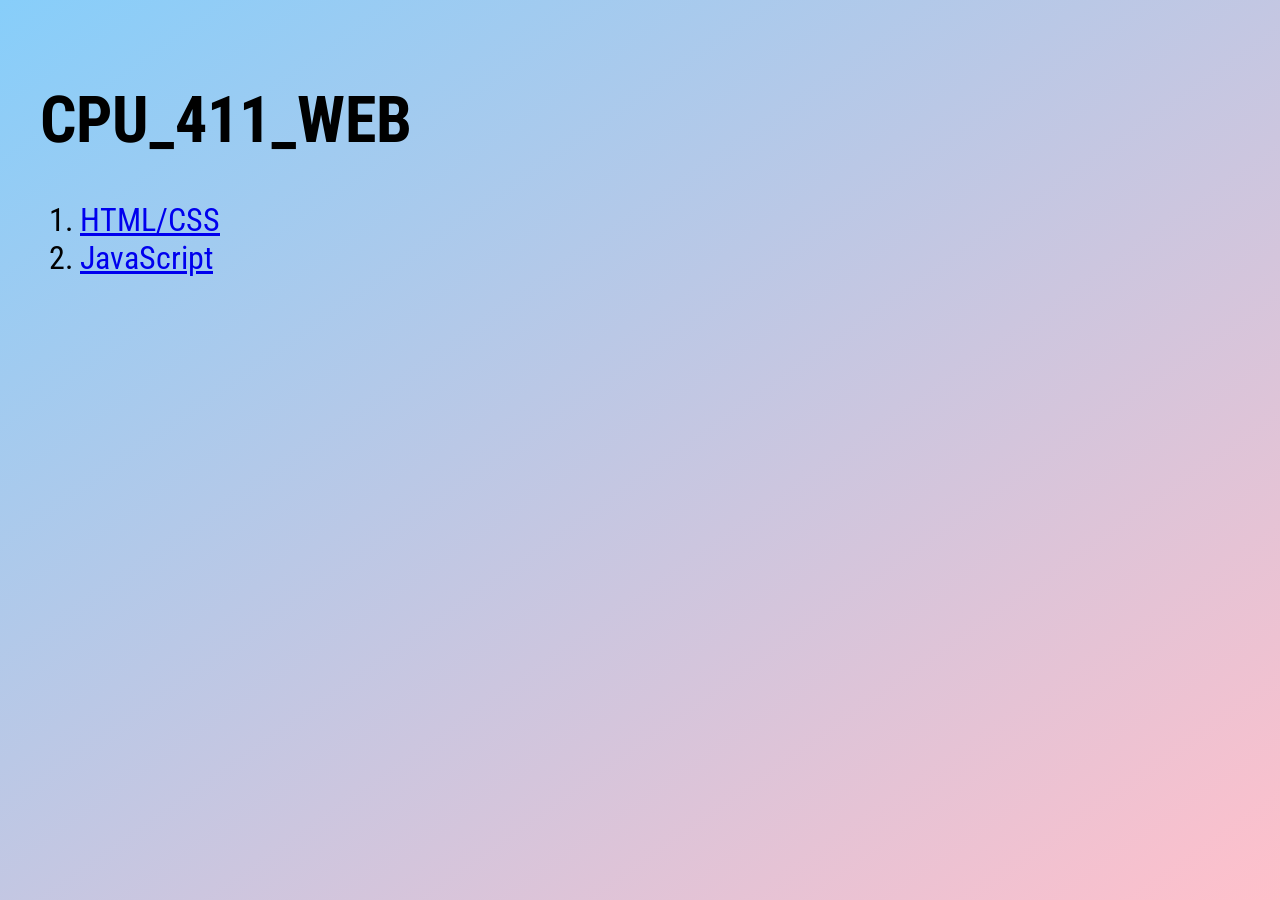
<file: index.html>
﻿<!DOCTYPE html>

<html lang="en" xmlns="http://www.w3.org/1999/xhtml">
<head>
    <meta charset="utf-8" />
    <link rel="stylesheet" href="style.css">
    <title>CPU_411_WEB</title>
</head>
<body>
    <h1>CPU_411_WEB</h1>
    <ol>
        <li><a href="HTML/index.html">HTML/CSS</a></li>
        <li><a href="JavaScript/index.html">JavaScript</a></li>
    </ol>

</body>
</html>
</file>
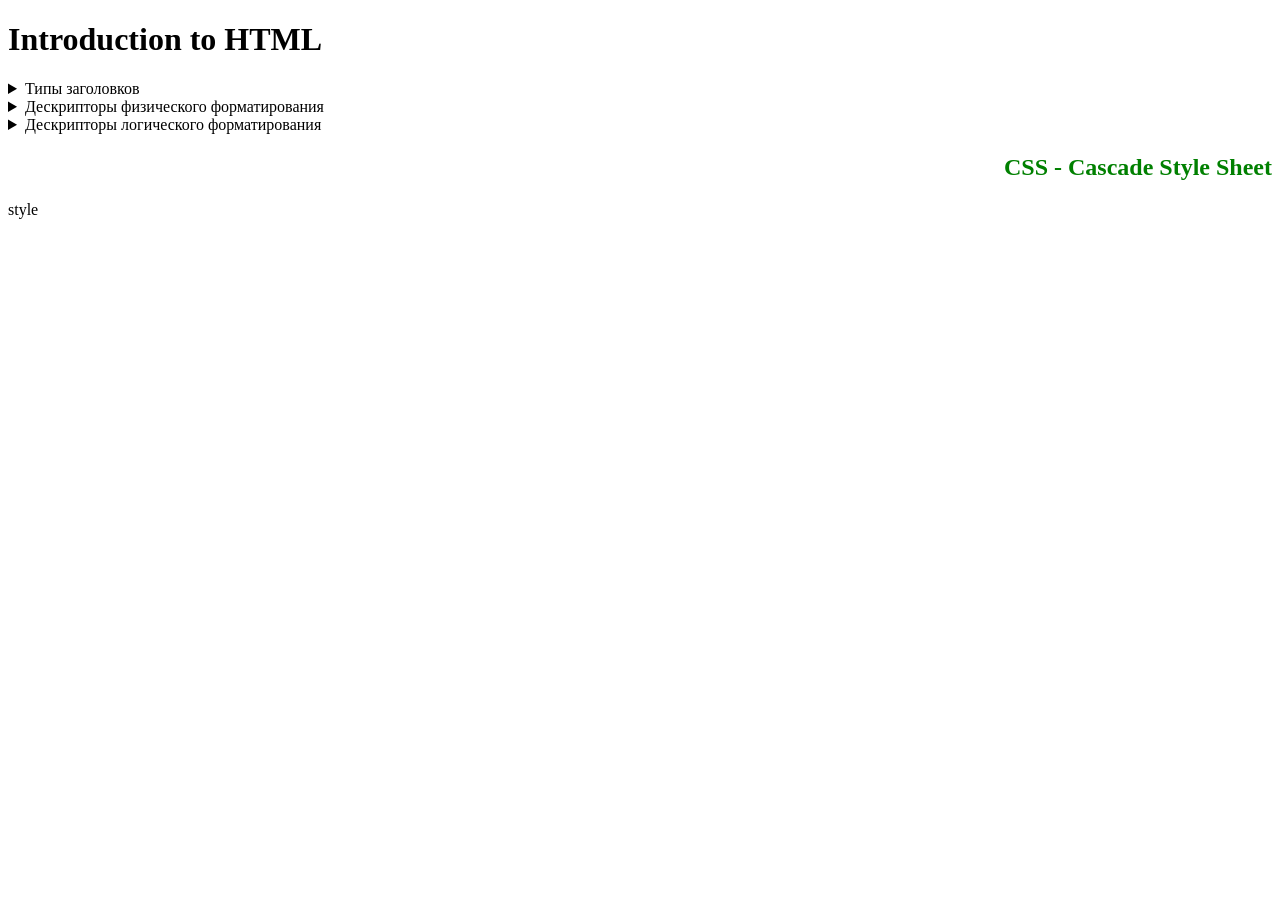
<file: 00-intro/index.html>
﻿<!DOCTYPE html>

<html lang="ru" xmlns="http://www.w3.org/1999/xhtml">
<head>
    <meta charset="utf-8" />
    <meta name="description" content="Introduction to HTML, Введение в HTML, группа SPU_411" />
    <title>Введение в HTML</title>
    <style>
        h2, h4, h6
        {
            color:red;
            text-align:center;
        }
        h2
        {
            color:green
        }
        code
        {
            font-size:20px;
        }
    </style>
</head>
<body>
    <h1>Introduction to HTML</h1>
    <details>
        <summary>Типы заголовков</summary>
        <h1>Заголовок 1 &#9728;</h1>
        <h2>Заголовок 2 &#x263C;</h2>
        <h3>Заголовок 3 &#x266B;</h3>
        <h4>Заголовок 4</h4>
        <h5>Заголовок 5</h5>
        <h6>Заголовок 6</h6>
    </details>
    <details>
        <summary>Дескрипторы физического форматирования</summary>
        <p>
            В HTML все делается через дескрипторы.
        </p>
        <b><code>&#60;p&#62;    </code> (Paragraph) &#8213;</b> этот дескриптор описывает абзац;<br>
        <b><code>&#60;br&#62;   </code> (Break) &#8213;</b> этот дескриптор, расположенный в конце строки кода, переносит текст на новый абзац;<br>
        <b><code>&#60;b&#62;    </code> (Bold) &#8213;</b> этот дескриптор делает шрифт <b>жирным</b>;<br>
        <b><code>&#60;i&#62;    </code> (Italic) &#8213;</b> этот дескриптор делает шрифт <i>курсивным</i>;<br>
        <b><code>&#60;u&#62;    </code> (Underline) &#8213;</b> этот дескриптор делает шрифт <u>подчеркнутым</u>;<br>
        <b><code>&#60;s&#62;    </code> (Strikeout) &#8213;</b> этот дескриптор делает шрифт <s>перечеркнутым</s>;<br>
        <b><code>&#60;tt&#62;   </code> (Teletype text) &#8213;</b> этот дескриптор делает шрифт <tt>моноширным или монохромным</tt> (DEPRECATED);<br>
        <b><code>&#60;sub&#62;  </code> (Subscript) &#8213;</b> <sub>нижний</sub> индекс;<br>
        <b><code>&#60;sup&#62;  </code> (Superscript) &#8213;</b> <sup>верхний</sup> индекс;<br>
    </details>
    <details>
        <summary>Дескрипторы логического форматирования</summary>
        <p>Дескрипторы логического форматирования нужны для анализа страницы поисковыми машинами. Многие из них замещают дескрипторы физического форматирвания</p>
        <strong><code>&#60;strong&#62;  </code> (Bold) &#8213;</strong> этот дескриптор делает шрифт <strong>жирным</strong>;<br>
        <strong><code>&#60;em&#62;      </code> (Emphasis) &#8213;</strong> этот дескриптор делает шрифт <em>курсивным</em>;<br>
        <strong><code>&#60;del&#62;  </code> (Delete - Strikeout) &#8213;</strong> этот дескриптор делает шрифт <del>перечеркнутым</del>;<br>
        <strong><code>&#60;code&#62;    </code> (Code) &#8213;</strong> этот дескриптор делает шрифт <code>моноширным</code>;<br>
        <strong><code>&#60;mark&#62;    </code> (Mark) &#8213;</strong> этот дескриптор делает шрифт <mark>выделенным</mark>;<br>
        <strong><code>&#60;cite&#62;    </code> (Citation) &#8213;</strong> так обозначают <cite>цитаты</cite>;<br>
    </details>
    <h2 style="text-align:right;">CSS - Cascade Style Sheet</h2>
    style
</body>
</html>
</file>
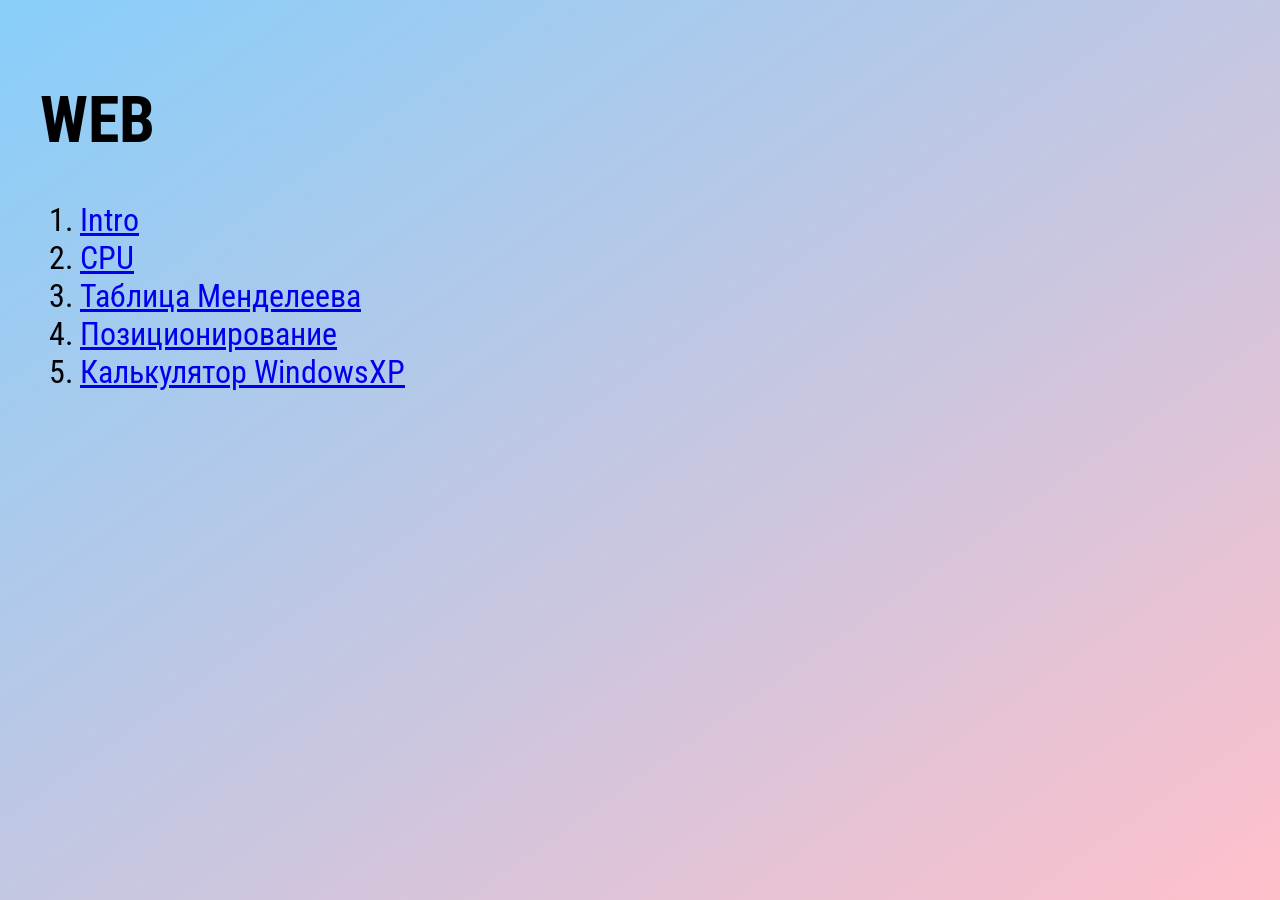
<file: HTML/index.html>
﻿<!DOCTYPE html>

<html lang="en" xmlns="http://www.w3.org/1999/xhtml">
<head>
    <meta charset="utf-8" />
    <link rel="stylesheet" href="style.css">
    <title>WEB</title>
</head>
<body>
    <h1>WEB</h1>
    <ol>
        <li><a href="00-intro/index.html">Intro</a></li>
        <li><a href="01-CPU/cpu.html">CPU</a></li>
        <li><a href="02-PeriodicTable/Mendeleev.html">Таблица Менделеева</a></li>
        <li><a href="03-Positioning/positioning.html">Позиционирование</a></li>
        <li><a href="05-Calc/calc.html">Калькулятор WindowsXP</a></li>
    </ol>
</body>
</html>
</file>
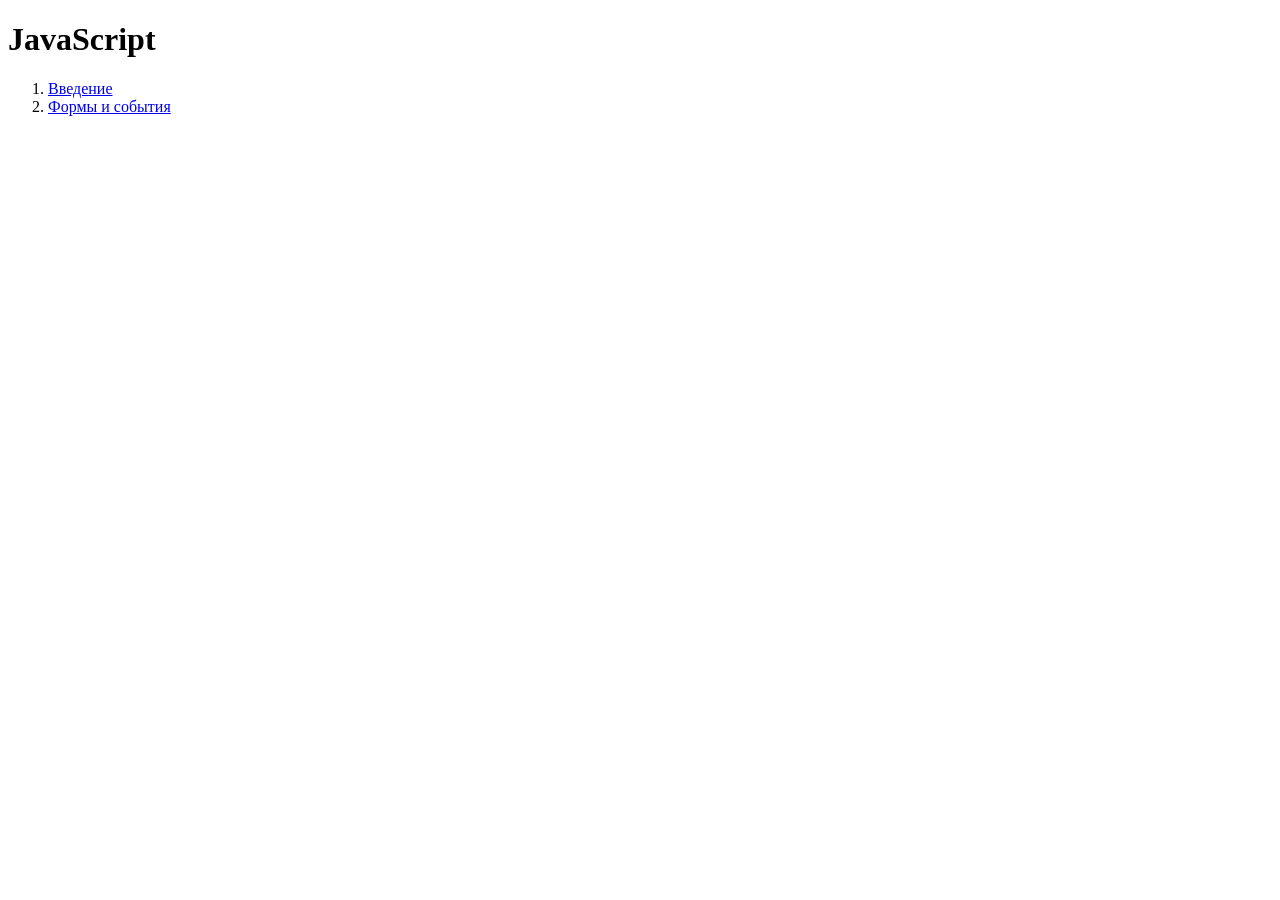
<file: JavaScript/index.html>
﻿<!DOCTYPE html>

<html lang="en" xmlns="http://www.w3.org/1999/xhtml">
<head>
    <meta charset="utf-8" />
    <title>JavaScript</title>
</head>
<body>
    <h1>JavaScript</h1>
    <ol>
        <li><a href="intro.html">Введение</a></li>
        <li><a href="forms_and_events.html">Формы и события</a></li>
    </ol>
</body>
</html>
</file>
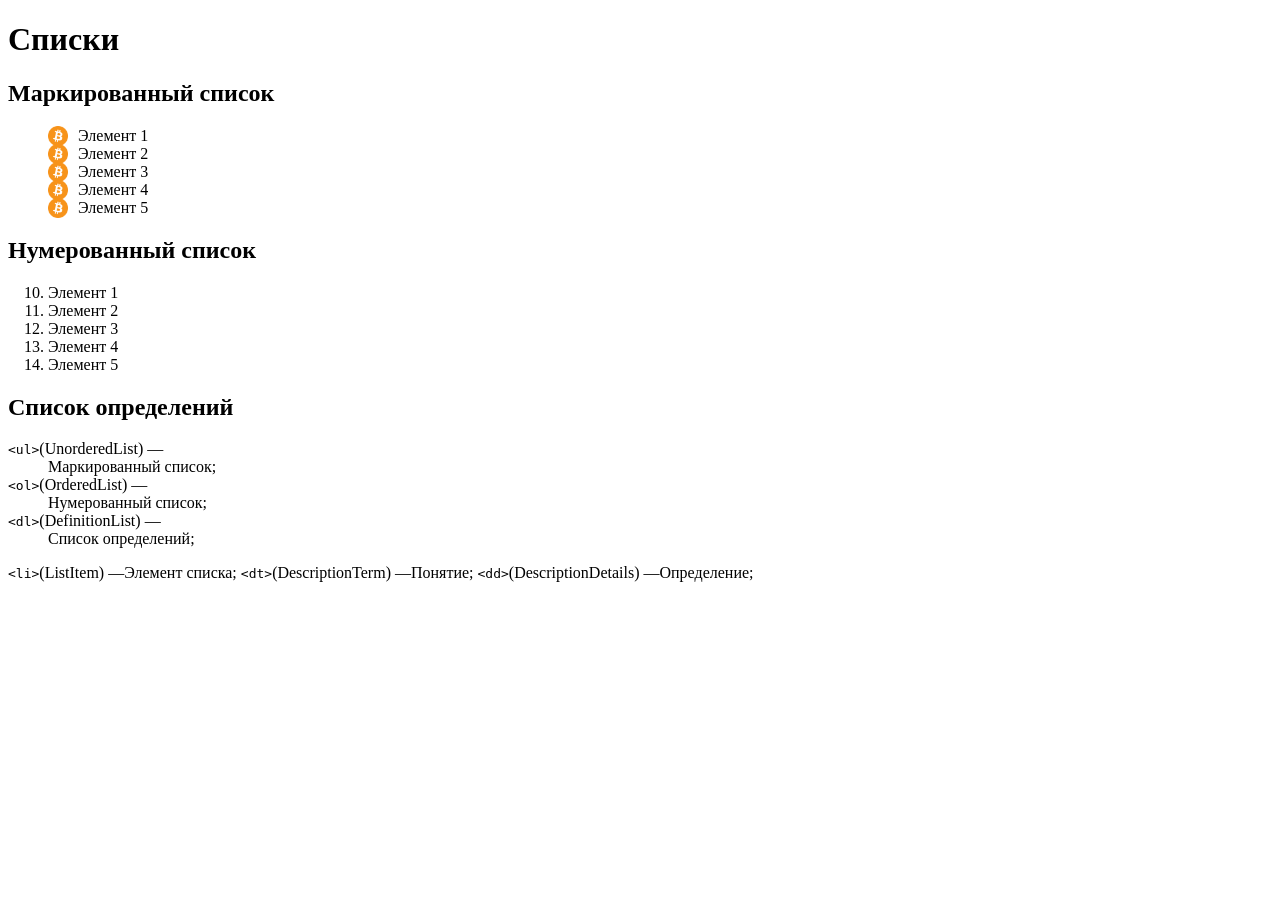
<file: lists.html>
﻿<!DOCTYPE html>

<html lang="en" xmlns="http://www.w3.org/1999/xhtml">
<head>
    <meta charset="utf-8" />
    <title>Списки</title>
    <style>
        ul 
        {
            list-style: none;
            /*list-style: circle;*/
            /*list-style-image: url("bitcoin.ico");*/
            /*list-style-image:circle url("bitcoin.ico") inside;*/
        }
        ul > li 
        {
            position: relative;
            padding-left: 30px; /* Отступ слева, чтобы место под маркер было */
        }
        ul > li::before {
            content: '';
            position: absolute;
            left: 0;
            top: 50%; /* Вертикальное выравнивание по центру строки */
            transform: translateY(-50%);
            width: 20px;
            height: 20px;
            background-image: url('bitcoin.ico');
            background-size: contain; /* Масштабируем, чтобы картинка целиком влезла без искажений */
            background-repeat: no-repeat;
        }
    </style>
</head>
<body>
    <h1>Списки</h1>
    <h2>Маркированный список</h2>
    <ul>
        <li>Элемент 1</li>
        <li>Элемент 2</li>
        <li>Элемент 3</li>
        <li>Элемент 4</li>
        <li>Элемент 5</li>
    </ul>
    <h2>Нумерованный список</h2>
    <ol start="10">
        <li>Элемент 1</li>
        <li>Элемент 2</li>
        <li>Элемент 3</li>
        <li>Элемент 4</li>
        <li>Элемент 5</li>
    </ol>
    <h2>Список определений</h2>
    <dl>
        <dt><code>&lt;ul&gt;</code>(UnorderedList) &#8213; </dt><dd>Маркированный список;</dd>
        <dt><code>&lt;ol&gt;</code>(OrderedList) &#8213; </dt><dd>Нумерованный список;</dd>
        <dt><code>&lt;dl&gt;</code>(DefinitionList) &#8213; </dt><dd>Список определений;</dd>
    </dl>
    <code>&lt;li&gt;</code>(ListItem) &#8213;Элемент списка;
    <code>&lt;dt&gt;</code>(DescriptionTerm) &#8213;Понятие;
    <code>&lt;dd&gt;</code>(DescriptionDetails) &#8213;Определение;
</body>
</html>
</file>
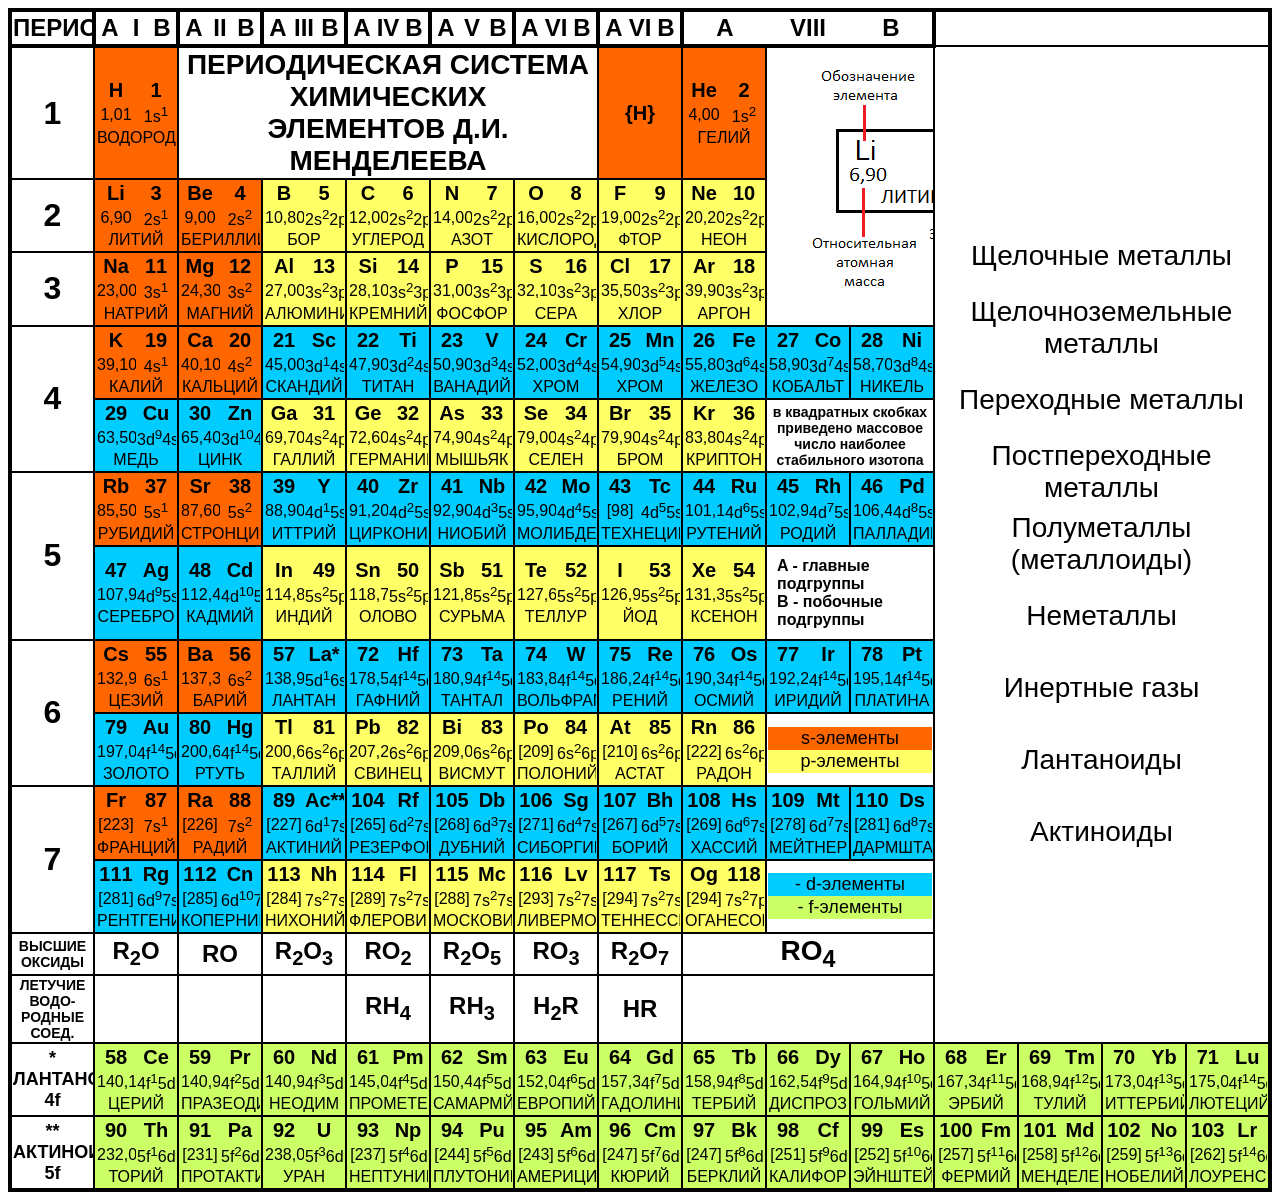
<file: 02-PeriodicTable/Mendeleev.html>
﻿<!DOCTYPE html>

<html lang="en" xmlns="http://www.w3.org/1999/xhtml">
<head>
    <meta charset="utf-8" />
    <link rel="stylesheet" href="Mendeleev.css">
    <title>Периодическая таблица</title>
</head>
<body>
        <table class="periodic-table">
            <thead>
                <tr>
                    <th>ПЕРИОД</th>
                    <th>
                        <table>
                            <tr>
                                <th class="element">A</th>
                                <th class="element">I</th>
                                <th class="element">B</th>
                            </tr>
                        </table>
                    </th>
                    <th>
                        <table>
                            <tr>
                                <th class="element">A</th>
                                <th class="element">II</th>
                                <th class="element">B</th>
                            </tr>
                        </table>
                    </th>
                    <th>
                        <table>
                            <tr>
                                <th class="element">A</th>
                                <th class="element">III</th>
                                <th class="element">B</th>
                            </tr>
                        </table>
                    </th>
                    <th>
                        <table>
                            <tr>
                                <th class="element">A</th>
                                <th class="element">IV</th>
                                <th class="element">B</th>
                            </tr>
                        </table>
                    </th>
                    <th>
                        <table>
                            <tr>
                                <th class="element">A</th>
                                <th class="element">V</th>
                                <th class="element">B</th>
                            </tr>
                        </table>
                    </th>
                    <th>
                        <table>
                            <tr>
                                <th class="element">A</th>
                                <th class="element">VI</th>
                                <th class="element">B</th>
                            </tr>
                        </table>
                    </th>
                    <th>
                        <table>
                            <tr>
                                <th class="element">A</th>
                                <th class="element">VI</th>
                                <th class="element">B</th>
                            </tr>
                        </table>
                    </th>
                    <th style="border-right:hidden">A</th>
                    <th style="border-right:hidden">VIII</th>
                    <th>B</th>
                </tr>
            </thead>
            <tbody>
                <tr>
                    <th style="font-size: 32px">1</th>
                    <td class="nonmetal s ch-element">
                        <table>
                            <tr>
                                <th class="element">H</th>
                                <th class="element">1</th>
                            </tr>
                            <tr>
                                <td class="element">1,01</td>
                                <td class="element">1s<sup>1</sup></td>
                            </tr>
                            <tr>
                                <td colspan="2" class="element">ВОДОРОД</td>
                            </tr>
                        </table>
                    </td>
                    <td colspan="5" style="font-size:28px">
                        <b>ПЕРИОДИЧЕСКАЯ СИСТЕМА ХИМИЧЕСКИХ<br>ЭЛЕМЕНТОВ Д.И. МЕНДЕЛЕЕВА</b>
                    </td>
                    <th class="nonmetal s ch-element">{H}</th>
                    <td class="noble-gas s ch-element">
                        <table>
                            <tr>
                                <th class="element">He</th>
                                <th class="element">2</th>
                            </tr>
                            <tr>
                                <td class="element">4,00</td>
                                <td class="element">1s<sup>2</sup></td>
                            </tr>
                            <tr>
                                <td colspan="2" class="element">ГЕЛИЙ</td>
                            </tr>
                        </table>
                    </td>
                    <td colspan="2" rowspan="3">
                        <figure>
                            <img src="img/element.png" alt="Здесь должно быть описание обозначения в ячейке элемента" title="Обозначение в ячейке химического элемента">
                        </figure>
                    </td>
                    <td colspan="4" rowspan="13">
                        <table>
                            <tr>
                                <td class="groups ch-element alkali-metal">Щелочные металлы</td>
                            </tr>
                            <tr>
                                <td class="groups ch-element alcaline-earth-metal">Щелочноземельные металлы</td>
                            </tr>
                            <tr>
                                <td class="groups ch-element transition-metal">Переходные металлы</td>
                            </tr>
                            <tr>
                                <td class="groups ch-element post-transition-metal">Постпереходные металлы</td>
                            </tr>
                            <tr>
                                <td class="groups ch-element semi-metal">Полуметаллы (металлоиды)</td>
                            </tr>
                            <tr>
                                <td class="groups ch-element nonmetal">Неметаллы</td>
                            </tr>
                            <tr>
                                <td class="groups ch-element noble-gas">Инертные газы</td>
                            </tr>
                            <tr>
                                <td class="groups ch-element lanthanoides">Лантаноиды</td>
                            </tr>
                            <tr>
                                <td class="groups ch-element actinoides">Актиноиды</td>
                            </tr>
                        </table>
                    </td>
                </tr>
                <tr>
                    <th style="font-size: 32px">2</th>
                    <td class="alkali-metal s ch-element">
                        <table>
                            <tr>
                                <th class="element">Li</th>
                                <th class="element">3</th>
                            </tr>
                            <tr>
                                <td class="element">6,90</td>
                                <td class="element">2s<sup>1</sup></td>
                            </tr>
                            <tr>
                                <td colspan="2" class="element">ЛИТИЙ</td>
                            </tr>
                        </table>
                    </td>
                    <td class="alcaline-earth-metal s ch-element">
                        <table>
                            <tr>
                                <th class="element">Be</th>
                                <th class="element">4</th>
                            </tr>
                            <tr>
                                <td class="element">9,00</td>
                                <td class="element">2s<sup>2</sup></td>
                            </tr>
                            <tr>
                                <td colspan="2" class="element">БЕРИЛЛИЙ</td>
                            </tr>
                        </table>
                    </td>
                    <td class="semi-metal p ch-element">
                        <table>
                            <tr>
                                <th class="element">B</th>
                                <th class="element">5</th>
                            </tr>
                            <tr>
                                <td class="element">10,80</td>
                                <td class="element">2s<sup>2</sup>2p<sup>1</sup></td>
                            </tr>
                            <tr>
                                <td colspan="2" class="element">БОР</td>
                            </tr>
                        </table>
                    </td>
                    <td class="nonmetal p ch-element">
                        <table>
                            <tr>
                                <th class="element">C</th>
                                <th class="element">6</th>
                            </tr>
                            <tr>
                                <td class="element">12,00</td>
                                <td class="element">2s<sup>2</sup>2p<sup>2</sup></td>
                            </tr>
                            <tr>
                                <td colspan="2" class="element">УГЛЕРОД</td>
                            </tr>
                        </table>
                    </td>
                    <td class="nonmetal p ch-element">
                        <table>
                            <tr>
                                <th class="element">N</th>
                                <th class="element">7</th>
                            </tr>
                            <tr>
                                <td class="element">14,00</td>
                                <td class="element">2s<sup>2</sup>2p<sup>3</sup></td>
                            </tr>
                            <tr>
                                <td colspan="2" class="element">АЗОТ</td>
                            </tr>
                        </table>
                    </td>
                    <td class="nonmetal p ch-element">
                        <table>
                            <tr>
                                <th class="element">O</th>
                                <th class="element">8</th>
                            </tr>
                            <tr>
                                <td class="element">16,00</td>
                                <td class="element">2s<sup>2</sup>2p<sup>3</sup></td>
                            </tr>
                            <tr>
                                <td colspan="2" class="element">КИСЛОРОД</td>
                            </tr>
                        </table>
                    </td>
                    <td class="nonmetal p ch-element">
                        <table>
                            <tr>
                                <th class="element">F</th>
                                <th class="element">9</th>
                            </tr>
                            <tr>
                                <td class="element">19,00</td>
                                <td class="element">2s<sup>2</sup>2p<sup>4</sup></td>
                            </tr>
                            <tr>
                                <td colspan="2" class="element">ФТОР</td>
                            </tr>
                        </table>
                    </td>
                    <td class="noble-gas p ch-element">
                        <table>
                            <tr>
                                <th class="element">Ne</th>
                                <th class="element">10</th>
                            </tr>
                            <tr>
                                <td class="element">20,20</td>
                                <td class="element">2s<sup>2</sup>2p<sup>5</sup></td>
                            </tr>
                            <tr>
                                <td colspan="2" class="element">НЕОН</td>
                            </tr>
                        </table>
                    </td>
                </tr>
                <tr>
                    <th style="font-size: 32px">3</th>
                    <td class="alkali-metal s ch-element">
                        <table>
                            <tr>
                                <th class="element">Na</th>
                                <th class="element">11</th>
                            </tr>
                            <tr>
                                <td class="element">23,00</td>
                                <td class="element">3s<sup>1</sup></td>
                            </tr>
                            <tr>
                                <td colspan="2" class="element">НАТРИЙ</td>
                            </tr>
                        </table>
                    </td>
                    <td class="alcaline-earth-metal s ch-element">
                        <table>
                            <tr>
                                <th class="element">Mg</th>
                                <th class="element">12</th>
                            </tr>
                            <tr>
                                <td class="element">24,30</td>
                                <td class="element">3s<sup>2</sup></td>
                            </tr>
                            <tr>
                                <td colspan="2" class="element">МАГНИЙ</td>
                            </tr>
                        </table>
                    </td>
                    <td class="post-transition-metal p ch-element">
                        <table>
                            <tr>
                                <th class="element">Al</th>
                                <th class="element">13</th>
                            </tr>
                            <tr>
                                <td class="element">27,00</td>
                                <td class="element">3s<sup>2</sup>3p<sup>1</sup></td>
                            </tr>
                            <tr>
                                <td colspan="2" class="element">АЛЮМИНИЙ</td>
                            </tr>
                        </table>
                    </td>
                    <td class="semi-metal p ch-element">
                        <table>
                            <tr>
                                <th class="element">Si</th>
                                <th class="element">14</th>
                            </tr>
                            <tr>
                                <td class="element">28,10</td>
                                <td class="element">3s<sup>2</sup>3p<sup>2</sup></td>
                            </tr>
                            <tr>
                                <td colspan="2" class="element">КРЕМНИЙ</td>
                            </tr>
                        </table>
                    </td>
                    <td class="nonmetal p ch-element">
                        <table>
                            <tr>
                                <th class="element">P</th>
                                <th class="element">15</th>
                            </tr>
                            <tr>
                                <td class="element">31,00</td>
                                <td class="element">3s<sup>2</sup>3p<sup>3</sup></td>
                            </tr>
                            <tr>
                                <td colspan="2" class="element">ФОСФОР</td>
                            </tr>
                        </table>
                    </td>
                    <td class="nonmetal p ch-element">
                        <table>
                            <tr>
                                <th class="element">S</th>
                                <th class="element">16</th>
                            </tr>
                            <tr>
                                <td class="element">32,10</td>
                                <td class="element">3s<sup>2</sup>3p<sup>4</sup></td>
                            </tr>
                            <tr>
                                <td colspan="2" class="element">СЕРА</td>
                            </tr>
                        </table>
                    </td>
                    <td class="nonmetal p ch-element">
                        <table>
                            <tr>
                                <th class="element">Cl</th>
                                <th class="element">17</th>
                            </tr>
                            <tr>
                                <td class="element">35,50</td>
                                <td class="element">3s<sup>2</sup>3p<sup>5</sup></td>
                            </tr>
                            <tr>
                                <td colspan="2" class="element">ХЛОР</td>
                            </tr>
                        </table>
                    </td>
                    <td class="noble-gas p ch-element">
                        <table>
                            <tr>
                                <th class="element">Ar</th>
                                <th class="element">18</th>
                            </tr>
                            <tr>
                                <td class="element">39,90</td>
                                <td class="element">3s<sup>2</sup>3p<sup>6</sup></td>
                            </tr>
                            <tr>
                                <td colspan="2" class="element">АРГОН</td>
                            </tr>
                        </table>
                    </td>
                </tr>
                <tr>
                    <th rowspan="2" style="font-size: 32px">4</th>
                    <td class="alkali-metal s ch-element">
                        <table>
                            <tr>
                                <th class="element">K</th>
                                <th class="element">19</th>
                            </tr>
                            <tr>
                                <td class="element">39,10</td>
                                <td class="element">4s<sup>1</sup></td>
                            </tr>
                            <tr>
                                <td colspan="2" class="element">КАЛИЙ</td>
                            </tr>
                        </table>
                    </td>
                    <td class="alcaline-earth-metal s ch-element">
                        <table>
                            <tr>
                                <th class="element">Ca</th>
                                <th class="element">20</th>
                            </tr>
                            <tr>
                                <td class="element">40,10</td>
                                <td class="element">4s<sup>2</sup></td>
                            </tr>
                            <tr>
                                <td colspan="2" class="element">КАЛЬЦИЙ</td>
                            </tr>
                        </table>
                    </td>
                    <td class="transition-metal d ch-element">
                        <table>
                            <tr>
                                <th class="element">21</th>
                                <th class="element">Sc</th>
                            </tr>
                            <tr>
                                <td class="element">45,00</td>
                                <td class="element">3d<sup>1</sup>4s<sup>2</sup></td>
                            </tr>
                            <tr>
                                <td colspan="2" class="element">СКАНДИЙ</td>
                            </tr>
                        </table>
                    </td>
                    <td class="transition-metal d ch-element">
                        <table>
                            <tr>
                                <th class="element">22</th>
                                <th class="element">Ti</th>
                            </tr>
                            <tr>
                                <td class="element">47,90</td>
                                <td class="element">3d<sup>2</sup>4s<sup>2</sup></td>
                            </tr>
                            <tr>
                                <td colspan="2" class="element">ТИТАН</td>
                            </tr>
                        </table>
                    </td>
                    <td class="transition-metal d ch-element">
                        <table>
                            <tr>
                                <th class="element">23</th>
                                <th class="element">V</th>
                            </tr>
                            <tr>
                                <td class="element">50,90</td>
                                <td class="element">3d<sup>3</sup>4s<sup>2</sup></td>
                            </tr>
                            <tr>
                                <td colspan="2" class="element">ВАНАДИЙ</td>
                            </tr>
                        </table>
                    </td>
                    <td class="transition-metal d ch-element">
                        <table>
                            <tr>
                                <th class="element">24</th>
                                <th class="element">Cr</th>
                            </tr>
                            <tr>
                                <td class="element">52,00</td>
                                <td class="element">3d<sup>4</sup>4s<sup>2</sup></td>
                            </tr>
                            <tr>
                                <td colspan="2" class="element">ХРОМ</td>
                            </tr>
                        </table>
                    </td>
                    <td class="transition-metal d ch-element">
                        <table>
                            <tr>
                                <th class="element">25</th>
                                <th class="element">Mn</th>
                            </tr>
                            <tr>
                                <td class="element">54,90</td>
                                <td class="element">3d<sup>5</sup>4s<sup>2</sup></td>
                            </tr>
                            <tr>
                                <td colspan="2" class="element">ХРОМ</td>
                            </tr>
                        </table>
                    </td>
                    <td class="transition-metal d ch-element">
                        <table>
                            <tr>
                                <th class="element">26</th>
                                <th class="element">Fe</th>
                            </tr>
                            <tr>
                                <td class="element">55,80</td>
                                <td class="element">3d<sup>6</sup>4s<sup>2</sup></td>
                            </tr>
                            <tr>
                                <td colspan="2" class="element">ЖЕЛЕЗО</td>
                            </tr>
                        </table>
                    </td>
                    <td class="transition-metal d ch-element">
                        <table>
                            <tr>
                                <th class="element">27</th>
                                <th class="element">Co</th>
                            </tr>
                            <tr>
                                <td class="element">58,90</td>
                                <td class="element">3d<sup>7</sup>4s<sup>2</sup></td>
                            </tr>
                            <tr>
                                <td colspan="2" class="element">КОБАЛЬТ</td>
                            </tr>
                        </table>
                    </td>
                    <td class="transition-metal d ch-element">
                        <table>
                            <tr>
                                <th class="element">28</th>
                                <th class="element">Ni</th>
                            </tr>
                            <tr>
                                <td class="element">58,70</td>
                                <td class="element">3d<sup>8</sup>4s<sup>2</sup></td>
                            </tr>
                            <tr>
                                <td colspan="2" class="element">НИКЕЛЬ</td>
                            </tr>
                        </table>
                    </td>
                </tr>
                <tr>
                    <td class="transition-metal d ch-element">
                        <table>
                            <tr>
                                <th class="element">29</th>
                                <th class="element">Cu</th>
                            </tr>
                            <tr>
                                <td class="element">63,50</td>
                                <td class="element">3d<sup>9</sup>4s<sup>2</sup></td>
                            </tr>
                            <tr>
                                <td colspan="2" class="element">МЕДЬ</td>
                            </tr>
                        </table>
                    </td>
                    <td class="transition-metal d ch-element">
                        <table>
                            <tr>
                                <th class="element">30</th>
                                <th class="element">Zn</th>
                            </tr>
                            <tr>
                                <td class="element">65,40</td>
                                <td class="element">3d<sup>10</sup>4s<sup>2</sup></td>
                            </tr>
                            <tr>
                                <td colspan="2" class="element">ЦИНК</td>
                            </tr>
                        </table>
                    </td>
                    <td class="post-transition-metal p ch-element">
                        <table>
                            <tr>
                                <th class="element">Ga</th>
                                <th class="element">31</th>
                            </tr>
                            <tr>
                                <td class="element">69,70</td>
                                <td class="element">4s<sup>2</sup>4p<sup>1</sup></td>
                            </tr>
                            <tr>
                                <td colspan="2" class="element">ГАЛЛИЙ</td>
                            </tr>
                        </table>
                    </td>
                    <td class="semi-metal p ch-element">
                        <table>
                            <tr>
                                <th class="element">Ge</th>
                                <th class="element">32</th>
                            </tr>
                            <tr>
                                <td class="element">72,60</td>
                                <td class="element">4s<sup>2</sup>4p<sup>2</sup></td>
                            </tr>
                            <tr>
                                <td colspan="2" class="element">ГЕРМАНИЙ</td>
                            </tr>
                        </table>
                    </td>
                    <td class="semi-metal p ch-element">
                        <table>
                            <tr>
                                <th class="element">As</th>
                                <th class="element">33</th>
                            </tr>
                            <tr>
                                <td class="element">74,90</td>
                                <td class="element">4s<sup>2</sup>4p<sup>3</sup></td>
                            </tr>
                            <tr>
                                <td colspan="2" class="element">МЫШЬЯК</td>
                            </tr>
                        </table>
                    </td>
                    <td class="nonmetal p ch-element">
                        <table>
                            <tr>
                                <th class="element">Se</th>
                                <th class="element">34</th>
                            </tr>
                            <tr>
                                <td class="element">79,00</td>
                                <td class="element">4s<sup>2</sup>4p<sup>4</sup></td>
                            </tr>
                            <tr>
                                <td colspan="2" class="element">СЕЛЕН</td>
                            </tr>
                        </table>
                    </td>
                    <td class="nonmetal p ch-element">
                        <table>
                            <tr>
                                <th class="element">Br</th>
                                <th class="element">35</th>
                            </tr>
                            <tr>
                                <td class="element">79,90</td>
                                <td class="element">4s<sup>2</sup>4p<sup>5</sup></td>
                            </tr>
                            <tr>
                                <td colspan="2" class="element">БРОМ</td>
                            </tr>
                        </table>
                    </td>
                    <td class="noble-gas p ch-element">
                        <table>
                            <tr>
                                <th class="element">Kr</th>
                                <th class="element">36</th>
                            </tr>
                            <tr>
                                <td class="element">83,80</td>
                                <td class="element">4s<sup>2</sup>4p<sup>5</sup></td>
                            </tr>
                            <tr>
                                <td colspan="2" class="element">КРИПТОН</td>
                            </tr>
                        </table>
                    </td>
                    <th colspan="2" style="font-size:14px">
                        в квадратных скобках приведено массовое число наиболее стабильного изотопа
                    </th>
                </tr>
                <tr>
                    <th rowspan="2" style="font-size: 32px">5</th>
                    <td class="alkali-metal s ch-element">
                        <table>
                            <tr>
                                <th class="element">Rb</th>
                                <th class="element">37</th>
                            </tr>
                            <tr>
                                <td class="element">85,50</td>
                                <td class="element">5s<sup>1</sup></td>
                            </tr>
                            <tr>
                                <td colspan="2" class="element">РУБИДИЙ</td>
                            </tr>
                        </table>
                    </td>
                    <td class="alcaline-earth-metal s ch-element">
                        <table>
                            <tr>
                                <th class="element">Sr</th>
                                <th class="element">38</th>
                            </tr>
                            <tr>
                                <td class="element">87,60</td>
                                <td class="element">5s<sup>2</sup></td>
                            </tr>
                            <tr>
                                <td colspan="2" class="element">СТРОНЦИЙ</td>
                            </tr>
                        </table>
                    </td>
                    <td class="transition-metal d ch-element">
                        <table>
                            <tr>
                                <th class="element">39</th>
                                <th class="element">Y</th>
                            </tr>
                            <tr>
                                <td class="element">88,90</td>
                                <td class="element">4d<sup>1</sup>5s<sup>2</sup></td>
                            </tr>
                            <tr>
                                <td colspan="2" class="element">ИТТРИЙ</td>
                            </tr>
                        </table>
                    </td>
                    <td class="transition-metal d ch-element">
                        <table>
                            <tr>
                                <th class="element">40</th>
                                <th class="element">Zr</th>
                            </tr>
                            <tr>
                                <td class="element">91,20</td>
                                <td class="element">4d<sup>2</sup>5s<sup>2</sup></td>
                            </tr>
                            <tr>
                                <td colspan="2" class="element">ЦИРКОНИЙ</td>
                            </tr>
                        </table>
                    </td>
                    <td class="transition-metal d ch-element">
                        <table>
                            <tr>
                                <th class="element">41</th>
                                <th class="element">Nb</th>
                            </tr>
                            <tr>
                                <td class="element">92,90</td>
                                <td class="element">4d<sup>3</sup>5s<sup>2</sup></td>
                            </tr>
                            <tr>
                                <td colspan="2" class="element">НИОБИЙ</td>
                            </tr>
                        </table>
                    </td>
                    <td class="transition-metal d ch-element">
                        <table>
                            <tr>
                                <th class="element">42</th>
                                <th class="element">Mo</th>
                            </tr>
                            <tr>
                                <td class="element">95,90</td>
                                <td class="element">4d<sup>4</sup>5s<sup>2</sup></td>
                            </tr>
                            <tr>
                                <td colspan="2" class="element">МОЛИБДЕН</td>
                            </tr>
                        </table>
                    </td>
                    <td class="transition-metal d ch-element">
                        <table>
                            <tr>
                                <th class="element">43</th>
                                <th class="element">Tc</th>
                            </tr>
                            <tr>
                                <td class="element">[98]</td>
                                <td class="element">4d<sup>5</sup>5s<sup>2</sup></td>
                            </tr>
                            <tr>
                                <td colspan="2" class="element">ТЕХНЕЦИЙ</td>
                            </tr>
                        </table>
                    </td>
                    <td class="transition-metal d ch-element">
                        <table>
                            <tr>
                                <th class="element">44</th>
                                <th class="element">Ru</th>
                            </tr>
                            <tr>
                                <td class="element">101,10</td>
                                <td class="element">4d<sup>6</sup>5s<sup>2</sup></td>
                            </tr>
                            <tr>
                                <td colspan="2" class="element">РУТЕНИЙ</td>
                            </tr>
                        </table>
                    </td>
                    <td class="transition-metal d ch-element">
                        <table>
                            <tr>
                                <th class="element">45</th>
                                <th class="element">Rh</th>
                            </tr>
                            <tr>
                                <td class="element">102,90</td>
                                <td class="element">4d<sup>7</sup>5s<sup>2</sup></td>
                            </tr>
                            <tr>
                                <td colspan="2" class="element">РОДИЙ</td>
                            </tr>
                        </table>
                    </td>
                    <td class="transition-metal d ch-element">
                        <table>
                            <tr>
                                <th class="element">46</th>
                                <th class="element">Pd</th>
                            </tr>
                            <tr>
                                <td class="element">106,40</td>
                                <td class="element">4d<sup>8</sup>5s<sup>2</sup></td>
                            </tr>
                            <tr>
                                <td colspan="2" class="element">ПАЛЛАДИЙ</td>
                            </tr>
                        </table>
                    </td>
                </tr>
                <tr>
                    <td class="transition-metal d ch-element">
                        <table>
                            <tr>
                                <th class="element">47</th>
                                <th class="element">Ag</th>
                            </tr>
                            <tr>
                                <td class="element">107,90</td>
                                <td class="element">4d<sup>9</sup>5s<sup>2</sup></td>
                            </tr>
                            <tr>
                                <td colspan="2" class="element">СЕРЕБРО</td>
                            </tr>
                        </table>
                    </td>
                    <td class="transition-metal d ch-element">
                        <table>
                            <tr>
                                <th class="element">48</th>
                                <th class="element">Cd</th>
                            </tr>
                            <tr>
                                <td class="element">112,40</td>
                                <td class="element">4d<sup>10</sup>5s<sup>2</sup></td>
                            </tr>
                            <tr>
                                <td colspan="2" class="element">КАДМИЙ</td>
                            </tr>
                        </table>
                    </td>
                    <td class="post-transition-metal p ch-element">
                        <table>
                            <tr>
                                <th class="element">In</th>
                                <th class="element">49</th>
                            </tr>
                            <tr>
                                <td class="element">114,80</td>
                                <td class="element">5s<sup>2</sup>5p<sup>1</sup></td>
                            </tr>
                            <tr>
                                <td colspan="2" class="element">ИНДИЙ</td>
                            </tr>
                        </table>
                    </td>
                    <td class="post-transition-metal p ch-element">
                        <table>
                            <tr>
                                <th class="element">Sn</th>
                                <th class="element">50</th>
                            </tr>
                            <tr>
                                <td class="element">118,70</td>
                                <td class="element">5s<sup>2</sup>5p<sup>2</sup></td>
                            </tr>
                            <tr>
                                <td colspan="2" class="element">ОЛОВО</td>
                            </tr>
                        </table>
                    </td>
                    <td class="semi-metal p ch-element">
                        <table>
                            <tr>
                                <th class="element">Sb</th>
                                <th class="element">51</th>
                            </tr>
                            <tr>
                                <td class="element">121,80</td>
                                <td class="element">5s<sup>2</sup>5p<sup>3</sup></td>
                            </tr>
                            <tr>
                                <td colspan="2" class="element">СУРЬМА</td>
                            </tr>
                        </table>
                    </td>
                    <td class="semi-metal p ch-element">
                        <table>
                            <tr>
                                <th class="element">Te</th>
                                <th class="element">52</th>
                            </tr>
                            <tr>
                                <td class="element">127,60</td>
                                <td class="element">5s<sup>2</sup>5p<sup>4</sup></td>
                            </tr>
                            <tr>
                                <td colspan="2" class="element">ТЕЛЛУР</td>
                            </tr>
                        </table>
                    </td>
                    <td class="nonmetal p ch-element">
                        <table>
                            <tr>
                                <th class="element">I</th>
                                <th class="element">53</th>
                            </tr>
                            <tr>
                                <td class="element">126,90</td>
                                <td class="element">5s<sup>2</sup>5p<sup>5</sup></td>
                            </tr>
                            <tr>
                                <td colspan="2" class="element">ЙОД</td>
                            </tr>
                        </table>
                    </td>
                    <td class="noble-gas p ch-element">
                        <table>
                            <tr>
                                <th class="element">Xe</th>
                                <th class="element">54</th>
                            </tr>
                            <tr>
                                <td class="element">131,30</td>
                                <td class="element">5s<sup>2</sup>5p<sup>5</sup></td>
                            </tr>
                            <tr>
                                <td colspan="2" class="element">КСЕНОН</td>
                            </tr>
                        </table>
                    </td>
                    <th colspan="2" style="text-align:left; padding:10px; font-size:16px">
                        A - главные подгруппы<br>
                        В - побочные подгруппы
                    </th>
                </tr>
                <tr>
                    <th rowspan="2" style="font-size: 32px">6</th>
                    <td class="alkali-metal s ch-element">
                        <table>
                            <tr>
                                <th class="element">Cs</th>
                                <th class="element">55</th>
                            </tr>
                            <tr>
                                <td class="element">132,90</td>
                                <td class="element">6s<sup>1</sup></td>
                            </tr>
                            <tr>
                                <td colspan="2" class="element">ЦЕЗИЙ</td>
                            </tr>
                        </table>
                    </td>
                    <td class="alcaline-earth-metal s ch-element">
                        <table>
                            <tr>
                                <th class="element">Ba</th>
                                <th class="element">56</th>
                            </tr>
                            <tr>
                                <td class="element">137,30</td>
                                <td class="element">6s<sup>2</sup></td>
                            </tr>
                            <tr>
                                <td colspan="2" class="element">БАРИЙ</td>
                            </tr>
                        </table>
                    </td>
                    <td class="lanthanoides d ch-element">
                        <table>
                            <tr>
                                <th class="element">57</th>
                                <th class="element">La*</th>
                            </tr>
                            <tr>
                                <td class="element">138,90</td>
                                <td class="element">5d<sup>1</sup>6s<sup>2</sup></td>
                            </tr>
                            <tr>
                                <td colspan="2" class="element">ЛАНТАН</td>
                            </tr>
                        </table>
                    </td>
                    <td class="transition-metal d ch-element">
                        <table>
                            <tr>
                                <th class="element">72</th>
                                <th class="element">Hf</th>
                            </tr>
                            <tr>
                                <td class="element">178,50</td>
                                <td class="element">4f<sup>14</sup>5d<sup>2</sup>6s<sup>2</sup></td>
                            </tr>
                            <tr>
                                <td colspan="2" class="element">ГАФНИЙ</td>
                            </tr>
                        </table>
                    </td>
                    <td class="transition-metal d ch-element">
                        <table>
                            <tr>
                                <th class="element">73</th>
                                <th class="element">Ta</th>
                            </tr>
                            <tr>
                                <td class="element">180,90</td>
                                <td class="element">4f<sup>14</sup>5d<sup>3</sup>6s<sup>2</sup></td>
                            </tr>
                            <tr>
                                <td colspan="2" class="element">ТАНТАЛ</td>
                            </tr>
                        </table>
                    </td>
                    <td class="transition-metal d ch-element">
                        <table>
                            <tr>
                                <th class="element">74</th>
                                <th class="element">W</th>
                            </tr>
                            <tr>
                                <td class="element">183,80</td>
                                <td class="element">4f<sup>14</sup>5d<sup>4</sup>6s<sup>2</sup></td>
                            </tr>
                            <tr>
                                <td colspan="2" class="element">ВОЛЬФРАМ</td>
                            </tr>
                        </table>
                    </td>
                    <td class="transition-metal d ch-element">
                        <table>
                            <tr>
                                <th class="element">75</th>
                                <th class="element">Re</th>
                            </tr>
                            <tr>
                                <td class="element">186,20</td>
                                <td class="element">4f<sup>14</sup>5d<sup>5</sup>6s<sup>2</sup></td>
                            </tr>
                            <tr>
                                <td colspan="2" class="element">РЕНИЙ</td>
                            </tr>
                        </table>
                    </td>
                    <td class="transition-metal d ch-element">
                        <table>
                            <tr>
                                <th class="element">76</th>
                                <th class="element">Os</th>
                            </tr>
                            <tr>
                                <td class="element">190,30</td>
                                <td class="element">4f<sup>14</sup>5d<sup>6</sup>6s<sup>2</sup></td>
                            </tr>
                            <tr>
                                <td colspan="2" class="element">ОСМИЙ</td>
                            </tr>
                        </table>
                    </td>
                    <td class="transition-metal d ch-element">
                        <table>
                            <tr>
                                <th class="element">77</th>
                                <th class="element">Ir</th>
                            </tr>
                            <tr>
                                <td class="element">192,20</td>
                                <td class="element">4f<sup>14</sup>5d<sup>7</sup>6s<sup>2</sup></td>
                            </tr>
                            <tr>
                                <td colspan="2" class="element">ИРИДИЙ</td>
                            </tr>
                        </table>
                    </td>
                    <td class="transition-metal d ch-element">
                        <table>
                            <tr>
                                <th class="element">78</th>
                                <th class="element">Pt</th>
                            </tr>
                            <tr>
                                <td class="element">195,10</td>
                                <td class="element">4f<sup>14</sup>5d<sup>8</sup>6s<sup>2</sup></td>
                            </tr>
                            <tr>
                                <td colspan="2" class="element">ПЛАТИНА</td>
                            </tr>
                        </table>
                    </td>
                </tr>
                <tr>
                    <td class="transition-metal d ch-element">
                        <table>
                            <tr>
                                <th class="element">79</th>
                                <th class="element">Au</th>
                            </tr>
                            <tr>
                                <td class="element">197,00</td>
                                <td class="element">4f<sup>14</sup>5d<sup>9</sup>6s<sup>2</sup></td>
                            </tr>
                            <tr>
                                <td colspan="2" class="element">ЗОЛОТО</td>
                            </tr>
                        </table>
                    </td>
                    <td class="transition-metal d ch-element">
                        <table>
                            <tr>
                                <th class="element">80</th>
                                <th class="element">Hg</th>
                            </tr>
                            <tr>
                                <td class="element">200,60</td>
                                <td class="element">4f<sup>14</sup>5d<sup>10</sup>6s<sup>2</sup></td>
                            </tr>
                            <tr>
                                <td colspan="2" class="element">РТУТЬ</td>
                            </tr>
                        </table>
                    </td>
                    <td class="post-transition-metal p ch-element">
                        <table>
                            <tr>
                                <th class="element">Tl</th>
                                <th class="element">81</th>
                            </tr>
                            <tr>
                                <td class="element">200,60</td>
                                <td class="element">6s<sup>2</sup>6p<sup>1</sup></td>
                            </tr>
                            <tr>
                                <td colspan="2" class="element">ТАЛЛИЙ</td>
                            </tr>
                        </table>
                    </td>
                    <td class="post-transition-metal p ch-element">
                        <table>
                            <tr>
                                <th class="element">Pb</th>
                                <th class="element">82</th>
                            </tr>
                            <tr>
                                <td class="element">207,20</td>
                                <td class="element">6s<sup>2</sup>6p<sup>2</sup></td>
                            </tr>
                            <tr>
                                <td colspan="2" class="element">СВИНЕЦ</td>
                            </tr>
                        </table>
                    </td>
                    <td class="post-transition-metal p ch-element">
                        <table>
                            <tr>
                                <th class="element">Bi</th>
                                <th class="element">83</th>
                            </tr>
                            <tr>
                                <td class="element">209,00</td>
                                <td class="element">6s<sup>2</sup>6p<sup>3</sup></td>
                            </tr>
                            <tr>
                                <td colspan="2" class="element">ВИСМУТ</td>
                            </tr>
                        </table>
                    </td>
                    <td class="post-transition-metal p ch-element">
                        <table>
                            <tr>
                                <th class="element">Po</th>
                                <th class="element">84</th>
                            </tr>
                            <tr>
                                <td class="element">[209]</td>
                                <td class="element">6s<sup>2</sup>6p<sup>4</sup></td>
                            </tr>
                            <tr>
                                <td colspan="2" class="element">ПОЛОНИЙ</td>
                            </tr>
                        </table>
                    </td>
                    <td class="semi-metal p ch-element">
                        <table>
                            <tr>
                                <th class="element">At</th>
                                <th class="element">85</th>
                            </tr>
                            <tr>
                                <td class="element">[210]</td>
                                <td class="element">6s<sup>2</sup>6p<sup>5</sup></td>
                            </tr>
                            <tr>
                                <td colspan="2" class="element">АСТАТ</td>
                            </tr>
                        </table>
                    </td>
                    <td class="noble-gas p ch-element">
                        <table>
                            <tr>
                                <th class="element">Rn</th>
                                <th class="element">86</th>
                            </tr>
                            <tr>
                                <td class="element">[222]</td>
                                <td class="element">6s<sup>2</sup>6p<sup>5</sup></td>
                            </tr>
                            <tr>
                                <td colspan="2" class="element">РАДОН</td>
                            </tr>
                        </table>
                    </td>
                    <td colspan="2">
                        <table>
                            <tr>
                                <td class="s levels s-levels">s-элементы</td>
                            </tr>
                            <tr>
                                <td class="p levels p-levels">p-элементы</td>
                            </tr>
                        </table>
                    </td>
                </tr>
                <tr>
                    <th rowspan="2" style="font-size: 32px">7</th>
                    <td class="alkali-metal s ch-element">
                        <table>
                            <tr>
                                <th class="element">Fr</th>
                                <th class="element">87</th>
                            </tr>
                            <tr>
                                <td class="element">[223]</td>
                                <td class="element">7s<sup>1</sup></td>
                            </tr>
                            <tr>
                                <td colspan="2" class="element">ФРАНЦИЙ</td>
                            </tr>
                        </table>
                    </td>
                    <td class="alcaline-earth-metal s ch-element">
                        <table>
                            <tr>
                                <th class="element">Ra</th>
                                <th class="element">88</th>
                            </tr>
                            <tr>
                                <td class="element">[226]</td>
                                <td class="element">7s<sup>2</sup></td>
                            </tr>
                            <tr>
                                <td colspan="2" class="element">РАДИЙ</td>
                            </tr>
                        </table>
                    </td>
                    <td class="actinoides d ch-element">
                        <table>
                            <tr>
                                <th class="element">89</th>
                                <th class="element">Ac**</th>
                            </tr>
                            <tr>
                                <td class="element">[227]</td>
                                <td class="element">6d<sup>1</sup>7s<sup>2</sup></td>
                            </tr>
                            <tr>
                                <td colspan="2" class="element">АКТИНИЙ</td>
                            </tr>
                        </table>
                    </td>
                    <td class="transition-metal d ch-element">
                        <table>
                            <tr>
                                <th class="element">104</th>
                                <th class="element">Rf</th>
                            </tr>
                            <tr>
                                <td class="element">[265]</td>
                                <td class="element">6d<sup>2</sup>7s<sup>2</sup></td>
                            </tr>
                            <tr>
                                <td colspan="2" class="element">РЕЗЕРФОРДИЙ</td>
                            </tr>
                        </table>
                    </td>
                    <td class="transition-metal d ch-element">
                        <table>
                            <tr>
                                <th class="element">105</th>
                                <th class="element">Db</th>
                            </tr>
                            <tr>
                                <td class="element">[268]</td>
                                <td class="element">6d<sup>3</sup>7s<sup>2</sup></td>
                            </tr>
                            <tr>
                                <td colspan="2" class="element">ДУБНИЙ</td>
                            </tr>
                        </table>
                    </td>
                    <td class="transition-metal d ch-element">
                        <table>
                            <tr>
                                <th class="element">106</th>
                                <th class="element">Sg</th>
                            </tr>
                            <tr>
                                <td class="element">[271]</td>
                                <td class="element">6d<sup>4</sup>7s<sup>2</sup></td>
                            </tr>
                            <tr>
                                <td colspan="2" class="element">СИБОРГИЙ</td>
                            </tr>
                        </table>
                    </td>
                    <td class="transition-metal d ch-element">
                        <table>
                            <tr>
                                <th class="element">107</th>
                                <th class="element">Bh</th>
                            </tr>
                            <tr>
                                <td class="element">[267]</td>
                                <td class="element">6d<sup>5</sup>7s<sup>2</sup></td>
                            </tr>
                            <tr>
                                <td colspan="2" class="element">БОРИЙ</td>
                            </tr>
                        </table>
                    </td>
                    <td class="transition-metal d ch-element">
                        <table>
                            <tr>
                                <th class="element">108</th>
                                <th class="element">Hs</th>
                            </tr>
                            <tr>
                                <td class="element">[269]</td>
                                <td class="element">6d<sup>6</sup>7s<sup>2</sup></td>
                            </tr>
                            <tr>
                                <td colspan="2" class="element">ХАССИЙ</td>
                            </tr>
                        </table>
                    </td>
                    <td class="transition-metal d ch-element">
                        <table>
                            <tr>
                                <th class="element">109</th>
                                <th class="element">Mt</th>
                            </tr>
                            <tr>
                                <td class="element">[278]</td>
                                <td class="element">6d<sup>7</sup>7s<sup>2</sup></td>
                            </tr>
                            <tr>
                                <td colspan="2" class="element">МЕЙТНЕРИЙ</td>
                            </tr>
                        </table>
                    </td>
                    <td class="transition-metal d ch-element">
                        <table>
                            <tr>
                                <th class="element">110</th>
                                <th class="element">Ds</th>
                            </tr>
                            <tr>
                                <td class="element">[281]</td>
                                <td class="element">6d<sup>8</sup>7s<sup>2</sup></td>
                            </tr>
                            <tr>
                                <td colspan="2" class="element">ДАРМШТАДТИЙ</td>
                            </tr>
                        </table>
                    </td>
                </tr>
                <tr>
                    <td class="transition-metal d ch-element">
                        <table>
                            <tr>
                                <th class="element">111</th>
                                <th class="element">Rg</th>
                            </tr>
                            <tr>
                                <td class="element">[281]</td>
                                <td class="element">6d<sup>9</sup>7s<sup>2</sup></td>
                            </tr>
                            <tr>
                                <td colspan="2" class="element">РЕНТГЕНИЙ</td>
                            </tr>
                        </table>
                    </td>
                    <td class="transition-metal d ch-element">
                        <table>
                            <tr>
                                <th class="element">112</th>
                                <th class="element">Cn</th>
                            </tr>
                            <tr>
                                <td class="element">[285]</td>
                                <td class="element">6d<sup>10</sup>7s<sup>2</sup></td>
                            </tr>
                            <tr>
                                <td colspan="2" class="element">КОПЕРНИЦИЙ</td>
                            </tr>
                        </table>
                    </td>
                    <td class="post-transition-metal p ch-element">
                        <table>
                            <tr>
                                <th class="element">113</th>
                                <th class="element">Nh</th>
                            </tr>
                            <tr>
                                <td class="element">[284]</td>
                                <td class="element">7s<sup>2</sup>7s<sup>1</sup></td>
                            </tr>
                            <tr>
                                <td colspan="2" class="element">НИХОНИЙ</td>
                            </tr>
                        </table>
                    </td>
                    <td class="post-transition-metal p ch-element">
                        <table>
                            <tr>
                                <th class="element">114</th>
                                <th class="element">Fl</th>
                            </tr>
                            <tr>
                                <td class="element">[289]</td>
                                <td class="element">7s<sup>2</sup>7s<sup>2</sup></td>
                            </tr>
                            <tr>
                                <td colspan="2" class="element">ФЛЕРОВИЙ</td>
                            </tr>
                        </table>
                    </td>
                    <td class="post-transition-metal p ch-element">
                        <table>
                            <tr>
                                <th class="element">115</th>
                                <th class="element">Mc</th>
                            </tr>
                            <tr>
                                <td class="element">[288]</td>
                                <td class="element">7s<sup>2</sup>7s<sup>3</sup></td>
                            </tr>
                            <tr>
                                <td colspan="2" class="element">МОСКОВИЙ</td>
                            </tr>
                        </table>
                    </td>
                    <td class="post-transition-metal p ch-element">
                        <table>
                            <tr>
                                <th class="element">116</th>
                                <th class="element">Lv</th>
                            </tr>
                            <tr>
                                <td class="element">[293]</td>
                                <td class="element">7s<sup>2</sup>7s<sup>4</sup></td>
                            </tr>
                            <tr>
                                <td colspan="2" class="element">ЛИВЕРМОРИЙ</td>
                            </tr>
                        </table>
                    </td>
                    <td class="semi-metal p ch-element">
                        <table>
                            <tr>
                                <th class="element">117</th>
                                <th class="element">Ts</th>
                            </tr>
                            <tr>
                                <td class="element">[294]</td>
                                <td class="element">7s<sup>2</sup>7s<sup>5</sup></td>
                            </tr>
                            <tr>
                                <td colspan="2" class="element">ТЕННЕССИН</td>
                            </tr>
                        </table>
                    </td>
                    <td class="noble-gas p ch-element">
                        <table>
                            <tr>
                                <th class="element">Og</th>
                                <th class="element">118</th>
                            </tr>
                            <tr>
                                <td class="element">[294]</td>
                                <td class="element">7s<sup>2</sup>7p<sup>5</sup></td>
                            </tr>
                            <tr>
                                <td colspan="2" class="element">ОГАНЕСОН</td>
                            </tr>
                        </table>
                    </td>
                    <td colspan="2">
                        <table>
                            <tr>
                                <td class="d levels d-levels">- d-элементы</td>
                            </tr>
                            <tr>
                                <td class="f levels f-levels">- f-элементы</td>
                            </tr>
                        </table>
                    </td>
                </tr>
                <tr>
                    <th style="font-size: 14px">ВЫСШИЕ<br>ОКСИДЫ</th>
                    <th style="font-size: 24px">R<sub>2</sub>O</th>
                    <th style="font-size: 24px">RO</th>
                    <th style="font-size: 24px">R<sub>2</sub>O<sub>3</sub></th>
                    <th style="font-size: 24px">RO<sub>2</sub></th>
                    <th style="font-size: 24px">R<sub>2</sub>O<sub>5</sub></th>
                    <th style="font-size: 24px">RO<sub>3</sub></th>
                    <th style="font-size: 24px">R<sub>2</sub>O<sub>7</sub></th>
                    <th colspan="3" style="font-size: 28px">RO<sub>4</sub></th>
                </tr>
                <tr>
                    <th style="font-size: 14px">ЛЕТУЧИЕ ВОДО-<br>РОДНЫЕ СОЕД.</th>
                    <th></th>
                    <th></th>
                    <th></th>
                    <th style="font-size: 24px">RH<sub>4</sub></th>
                    <th style="font-size: 24px">RH<sub>3</sub></th>
                    <th style="font-size: 24px">H<sub>2</sub>R</th>
                    <th style="font-size: 24px">HR</th>
                    <th colspan="3"></th>
                </tr>
                <tr>
                    <th style="font-size: 18px">*<br>ЛАНТАНОИДЫ<br>4f</th>
                    <td class="lanthanoides f ch-element">
                        <table>
                            <tr>
                                <th class="element">58</th>
                                <th class="element">Ce</th>
                            </tr>
                            <tr>
                                <td class="element">140,10</td>
                                <td class="element">4f<sup>1</sup>5d<sup>1</sup>6s<sup>2</sup></td>
                            </tr>
                            <tr>
                                <td colspan="2" class="element">ЦЕРИЙ</td>
                            </tr>
                        </table>
                    </td>
                    <td class="lanthanoides f ch-element">
                        <table>
                            <tr>
                                <th class="element">59</th>
                                <th class="element">Pr</th>
                            </tr>
                            <tr>
                                <td class="element">140,90</td>
                                <td class="element">4f<sup>2</sup>5d<sup>1</sup>6s<sup>2</sup></td>
                            </tr>
                            <tr>
                                <td colspan="2" class="element">ПРАЗЕОДИМ</td>
                            </tr>
                        </table>
                    </td>
                    <td class="lanthanoides f ch-element">
                        <table>
                            <tr>
                                <th class="element">60</th>
                                <th class="element">Nd</th>
                            </tr>
                            <tr>
                                <td class="element">140,90</td>
                                <td class="element">4f<sup>3</sup>5d<sup>1</sup>6s<sup>2</sup></td>
                            </tr>
                            <tr>
                                <td colspan="2" class="element">НЕОДИМ</td>
                            </tr>
                        </table>
                    </td>
                    <td class="lanthanoides f ch-element">
                        <table>
                            <tr>
                                <th class="element">61</th>
                                <th class="element">Pm</th>
                            </tr>
                            <tr>
                                <td class="element">145,00</td>
                                <td class="element">4f<sup>4</sup>5d<sup>1</sup>6s<sup>2</sup></td>
                            </tr>
                            <tr>
                                <td colspan="2" class="element">ПРОМЕТЕЙ</td>
                            </tr>
                        </table>
                    </td>
                    <td class="lanthanoides f ch-element">
                        <table>
                            <tr>
                                <th class="element">62</th>
                                <th class="element">Sm</th>
                            </tr>
                            <tr>
                                <td class="element">150,40</td>
                                <td class="element">4f<sup>5</sup>5d<sup>1</sup>6s<sup>2</sup></td>
                            </tr>
                            <tr>
                                <td colspan="2" class="element">САМАРМЙ</td>
                            </tr>
                        </table>
                    </td>
                    <td class="lanthanoides f ch-element">
                        <table>
                            <tr>
                                <th class="element">63</th>
                                <th class="element">Eu</th>
                            </tr>
                            <tr>
                                <td class="element">152,00</td>
                                <td class="element">4f<sup>6</sup>5d<sup>1</sup>6s<sup>2</sup></td>
                            </tr>
                            <tr>
                                <td colspan="2" class="element">ЕВРОПИЙ</td>
                            </tr>
                        </table>
                    </td>
                    <td class="lanthanoides f ch-element">
                        <table>
                            <tr>
                                <th class="element">64</th>
                                <th class="element">Gd</th>
                            </tr>
                            <tr>
                                <td class="element">157,30</td>
                                <td class="element">4f<sup>7</sup>5d<sup>1</sup>6s<sup>2</sup></td>
                            </tr>
                            <tr>
                                <td colspan="2" class="element">ГАДОЛИНИЙ</td>
                            </tr>
                        </table>
                    </td>
                    <td class="lanthanoides f ch-element">
                        <table>
                            <tr>
                                <th class="element">65</th>
                                <th class="element">Tb</th>
                            </tr>
                            <tr>
                                <td class="element">158,90</td>
                                <td class="element">4f<sup>8</sup>5d<sup>1</sup>6s<sup>2</sup></td>
                            </tr>
                            <tr>
                                <td colspan="2" class="element">ТЕРБИЙ</td>
                            </tr>
                        </table>
                    </td>
                    <td class="lanthanoides f ch-element">
                        <table>
                            <tr>
                                <th class="element">66</th>
                                <th class="element">Dy</th>
                            </tr>
                            <tr>
                                <td class="element">162,50</td>
                                <td class="element">4f<sup>9</sup>5d<sup>1</sup>6s<sup>2</sup></td>
                            </tr>
                            <tr>
                                <td colspan="2" class="element">ДИСПРОЗИЙ</td>
                            </tr>
                        </table>
                    </td>
                    <td class="lanthanoides f ch-element">
                        <table>
                            <tr>
                                <th class="element">67</th>
                                <th class="element">Ho</th>
                            </tr>
                            <tr>
                                <td class="element">164,90</td>
                                <td class="element">4f<sup>10</sup>5d<sup>1</sup>6s<sup>2</sup></td>
                            </tr>
                            <tr>
                                <td colspan="2" class="element">ГОЛЬМИЙ</td>
                            </tr>
                        </table>
                    </td>
                    <td class="lanthanoides f ch-element">
                        <table>
                            <tr>
                                <th class="element">68</th>
                                <th class="element">Er</th>
                            </tr>
                            <tr>
                                <td class="element">167,30</td>
                                <td class="element">4f<sup>11</sup>5d<sup>1</sup>6s<sup>2</sup></td>
                            </tr>
                            <tr>
                                <td colspan="2" class="element">ЭРБИЙ</td>
                            </tr>
                        </table>
                    </td>
                    <td class="lanthanoides f ch-element">
                        <table>
                            <tr>
                                <th class="element">69</th>
                                <th class="element">Tm</th>
                            </tr>
                            <tr>
                                <td class="element">168,90</td>
                                <td class="element">4f<sup>12</sup>5d<sup>1</sup>6s<sup>2</sup></td>
                            </tr>
                            <tr>
                                <td colspan="2" class="element">ТУЛИЙ</td>
                            </tr>
                        </table>
                    </td>
                    <td class="lanthanoides f ch-element">
                        <table>
                            <tr>
                                <th class="element">70</th>
                                <th class="element">Yb</th>
                            </tr>
                            <tr>
                                <td class="element">173,00</td>
                                <td class="element">4f<sup>13</sup>5d<sup>1</sup>6s<sup>2</sup></td>
                            </tr>
                            <tr>
                                <td colspan="2" class="element">ИТТЕРБИЙ</td>
                            </tr>
                        </table>
                    </td>
                    <td class="lanthanoides f ch-element">
                        <table>
                            <tr>
                                <th class="element">71</th>
                                <th class="element">Lu</th>
                            </tr>
                            <tr>
                                <td class="element">175,00</td>
                                <td class="element">4f<sup>14</sup>5d<sup>1</sup>6s<sup>2</sup></td>
                            </tr>
                            <tr>
                                <td colspan="2" class="element">ЛЮТЕЦИЙ</td>
                            </tr>
                        </table>
                    </td>
                </tr>
                <tr>
                    <th style="font-size: 18px">**<br>АКТИНОИДЫ<br>5f</th>
                    <td class="actinoides f ch-element">
                        <table>
                            <tr>
                                <th class="element">90</th>
                                <th class="element">Th</th>
                            </tr>
                            <tr>
                                <td class="element">232,00</td>
                                <td class="element">5f<sup>1</sup>6d<sup>1</sup>7s<sup>2</sup></td>
                            </tr>
                            <tr>
                                <td colspan="2" class="element">ТОРИЙ</td>
                            </tr>
                        </table>
                    </td>
                    <td class="actinoides f ch-element">
                        <table>
                            <tr>
                                <th class="element">91</th>
                                <th class="element">Pa</th>
                            </tr>
                            <tr>
                                <td class="element">[231]</td>
                                <td class="element">5f<sup>2</sup>6d<sup>1</sup>7s<sup>2</sup></td>
                            </tr>
                            <tr>
                                <td colspan="2" class="element">ПРОТАКТИНИЙ</td>
                            </tr>
                        </table>
                    </td>
                    <td class="actinoides f ch-element">
                        <table>
                            <tr>
                                <th class="element">92</th>
                                <th class="element">U</th>
                            </tr>
                            <tr>
                                <td class="element">238,00</td>
                                <td class="element">5f<sup>3</sup>6d<sup>1</sup>7s<sup>2</sup></td>
                            </tr>
                            <tr>
                                <td colspan="2" class="element">УРАН</td>
                            </tr>
                        </table>
                    </td>
                    <td class="actinoides f ch-element">
                        <table>
                            <tr>
                                <th class="element">93</th>
                                <th class="element">Np</th>
                            </tr>
                            <tr>
                                <td class="element">[237]</td>
                                <td class="element">5f<sup>4</sup>6d<sup>1</sup>7s<sup>2</sup></td>
                            </tr>
                            <tr>
                                <td colspan="2" class="element">НЕПТУНИЙ</td>
                            </tr>
                        </table>
                    </td>
                    <td class="actinoides f ch-element">
                        <table>
                            <tr>
                                <th class="element">94</th>
                                <th class="element">Pu</th>
                            </tr>
                            <tr>
                                <td class="element">[244]</td>
                                <td class="element">5f<sup>5</sup>6d<sup>1</sup>7s<sup>2</sup></td>
                            </tr>
                            <tr>
                                <td colspan="2" class="element">ПЛУТОНИЙ</td>
                            </tr>
                        </table>
                    </td>
                    <td class="actinoides f ch-element">
                        <table>
                            <tr>
                                <th class="element">95</th>
                                <th class="element">Am</th>
                            </tr>
                            <tr>
                                <td class="element">[243]</td>
                                <td class="element">5f<sup>6</sup>6d<sup>1</sup>7s<sup>2</sup></td>
                            </tr>
                            <tr>
                                <td colspan="2" class="element">АМЕРИЦИЙ</td>
                            </tr>
                        </table>
                    </td>
                    <td class="actinoides f ch-element">
                        <table>
                            <tr>
                                <th class="element">96</th>
                                <th class="element">Cm</th>
                            </tr>
                            <tr>
                                <td class="element">[247]</td>
                                <td class="element">5f<sup>7</sup>6d<sup>1</sup>7s<sup>2</sup></td>
                            </tr>
                            <tr>
                                <td colspan="2" class="element">КЮРИЙ</td>
                            </tr>
                        </table>
                    </td>
                    <td class="actinoides f ch-element">
                        <table>
                            <tr>
                                <th class="element">97</th>
                                <th class="element">Bk</th>
                            </tr>
                            <tr>
                                <td class="element">[247]</td>
                                <td class="element">5f<sup>8</sup>6d<sup>1</sup>7s<sup>2</sup></td>
                            </tr>
                            <tr>
                                <td colspan="2" class="element">БЕРКЛИЙ</td>
                            </tr>
                        </table>
                    </td>
                    <td class="actinoides f ch-element">
                        <table>
                            <tr>
                                <th class="element">98</th>
                                <th class="element">Cf</th>
                            </tr>
                            <tr>
                                <td class="element">[251]</td>
                                <td class="element">5f<sup>9</sup>6d<sup>1</sup>7s<sup>2</sup></td>
                            </tr>
                            <tr>
                                <td colspan="2" class="element">КАЛИФОРНИЙ</td>
                            </tr>
                        </table>
                    </td>
                    <td class="actinoides f ch-element">
                        <table>
                            <tr>
                                <th class="element">99</th>
                                <th class="element">Es</th>
                            </tr>
                            <tr>
                                <td class="element">[252]</td>
                                <td class="element">5f<sup>10</sup>6d<sup>1</sup>7s<sup>2</sup></td>
                            </tr>
                            <tr>
                                <td colspan="2" class="element">ЭЙНШТЕЙНИЙ</td>
                            </tr>
                        </table>
                    </td>
                    <td class="actinoides f ch-element">
                        <table>
                            <tr>
                                <th class="element">100</th>
                                <th class="element">Fm</th>
                            </tr>
                            <tr>
                                <td class="element">[257]</td>
                                <td class="element">5f<sup>11</sup>6d<sup>1</sup>7s<sup>2</sup></td>
                            </tr>
                            <tr>
                                <td colspan="2" class="element">ФЕРМИЙ</td>
                            </tr>
                        </table>
                    </td>
                    <td class="actinoides f ch-element">
                        <table>
                            <tr>
                                <th class="element">101</th>
                                <th class="element">Md</th>
                            </tr>
                            <tr>
                                <td class="element">[258]</td>
                                <td class="element">5f<sup>12</sup>6d<sup>1</sup>7s<sup>2</sup></td>
                            </tr>
                            <tr>
                                <td colspan="2" class="element">МЕНДЕЛЕВИЙ</td>
                            </tr>
                        </table>
                    </td>
                    <td class="actinoides f ch-element">
                        <table>
                            <tr>
                                <th class="element">102</th>
                                <th class="element">No</th>
                            </tr>
                            <tr>
                                <td class="element">[259]</td>
                                <td class="element">5f<sup>13</sup>6d<sup>1</sup>7s<sup>2</sup></td>
                            </tr>
                            <tr>
                                <td colspan="2" class="element">НОБЕЛИЙ</td>
                            </tr>
                        </table>
                    </td>
                    <td class="actinoides f ch-element">
                        <table>
                            <tr>
                                <th class="element">103</th>
                                <th class="element">Lr</th>
                            </tr>
                            <tr>
                                <td class="element">[262]</td>
                                <td class="element">5f<sup>14</sup>6d<sup>1</sup>7s<sup>2</sup></td>
                            </tr>
                            <tr>
                                <td colspan="2" class="element">ЛОУРЕНСИЙ</td>
                            </tr>
                        </table>
                    </td>
                </tr>
            </tbody>
        </table>
</body>
</html>
</file>
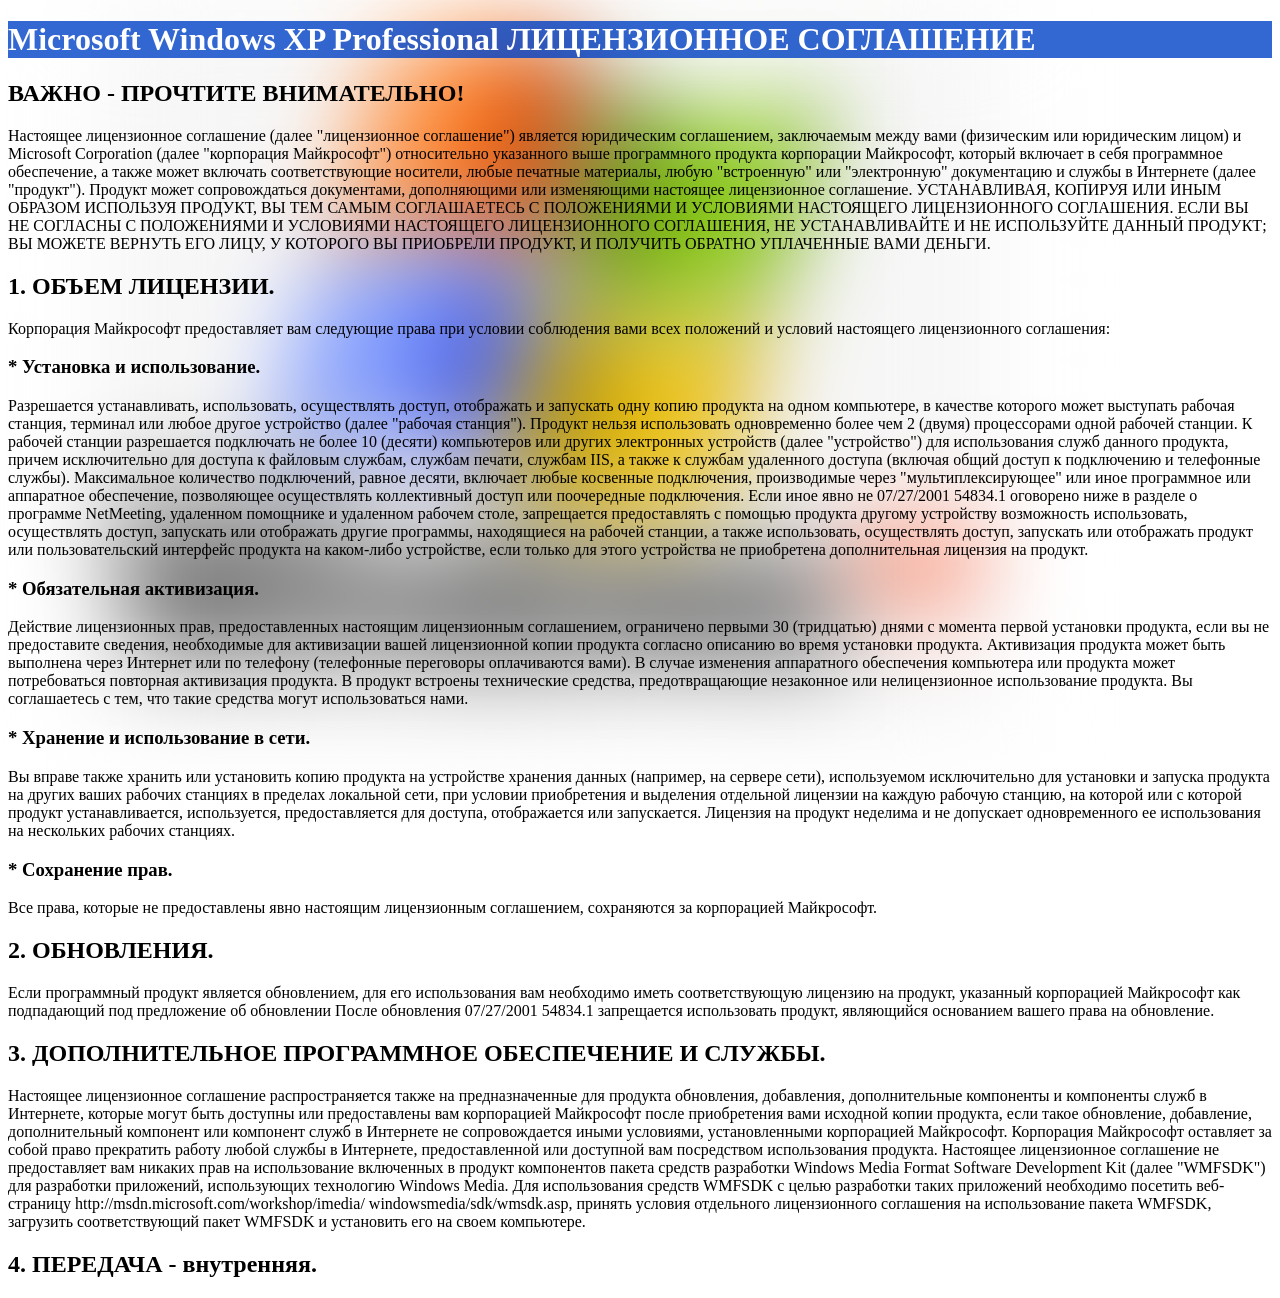
<file: 03-Positioning/positioning.html>
﻿<!DOCTYPE html>

<html lang="en" xmlns="http://www.w3.org/1999/xhtml">
<head>
    <meta charset="utf-8" />
    <link rel="stylesheet" href="positioning.css">
    <title>Positioning</title>
</head>
<body>
    <h1>
        Microsoft Windows XP Professional
        ЛИЦЕНЗИОННОЕ СОГЛАШЕНИЕ
    </h1>
    <h2>ВАЖНО - ПРОЧТИТЕ ВНИМАТЕЛЬНО!</h2>
    <p>
        Настоящее лицензионное соглашение (далее
        "лицензионное соглашение") является юридическим
        соглашением, заключаемым между вами (физическим
        или юридическим лицом) и Microsoft Corporation
        (далее "корпорация Майкрософт") относительно
        указанного выше программного продукта корпорации
        Майкрософт, который включает в себя программное
        обеспечение, а также может включать
        соответствующие носители, любые печатные
        материалы, любую "встроенную" или "электронную"
        документацию и службы в Интернете (далее
        "продукт"). Продукт может сопровождаться
        документами, дополняющими или изменяющими
        настоящее лицензионное соглашение.
        УСТАНАВЛИВАЯ, КОПИРУЯ ИЛИ ИНЫМ ОБРАЗОМ
        ИСПОЛЬЗУЯ ПРОДУКТ, ВЫ ТЕМ САМЫМ СОГЛАШАЕТЕСЬ
        С ПОЛОЖЕНИЯМИ И УСЛОВИЯМИ НАСТОЯЩЕГО
        ЛИЦЕНЗИОННОГО СОГЛАШЕНИЯ. ЕСЛИ ВЫ НЕ
        СОГЛАСНЫ С ПОЛОЖЕНИЯМИ И УСЛОВИЯМИ
        НАСТОЯЩЕГО ЛИЦЕНЗИОННОГО СОГЛАШЕНИЯ, НЕ
        УСТАНАВЛИВАЙТЕ И НЕ ИСПОЛЬЗУЙТЕ ДАННЫЙ
        ПРОДУКТ; ВЫ МОЖЕТЕ ВЕРНУТЬ ЕГО ЛИЦУ, У
        КОТОРОГО ВЫ ПРИОБРЕЛИ ПРОДУКТ, И ПОЛУЧИТЬ
        ОБРАТНО УПЛАЧЕННЫЕ ВАМИ ДЕНЬГИ.
    </p>
    <img src="WinXP-logo.jpg">
    <h2>1. ОБЪЕМ ЛИЦЕНЗИИ.</h2>
    <p>
        Корпорация Майкрософт предоставляет вам следующие
        права при условии соблюдения вами всех положений и
        условий настоящего лицензионного соглашения:
    </p>
    <h3>* Установка и использование.</h3>
    <p>
        Разрешается устанавливать, использовать,
        осуществлять доступ, отображать и запускать одну
        копию продукта на одном компьютере, в качестве
        которого может выступать рабочая станция, терминал
        или любое другое устройство (далее "рабочая
        станция"). Продукт нельзя использовать
        одновременно более чем 2 (двумя) процессорами
        одной рабочей станции. К рабочей станции
        разрешается подключать не более 10 (десяти)
        компьютеров или других электронных устройств
        (далее "устройство") для использования служб
        данного продукта, причем исключительно для доступа
        к файловым службам, службам печати, службам IIS, а
        также к службам удаленного доступа (включая общий
        доступ к подключению и телефонные службы).
        Максимальное количество подключений, равное
        десяти, включает любые косвенные подключения,
        производимые через "мультиплексирующее" или иное
        программное или аппаратное обеспечение,
        позволяющее осуществлять коллективный доступ или
        поочередные подключения. Если иное явно не
        07/27/2001 54834.1
        оговорено ниже в разделе о программе NetMeeting,
        удаленном помощнике и удаленном рабочем столе,
        запрещается предоставлять с помощью продукта
        другому устройству возможность использовать,
        осуществлять доступ, запускать или отображать
        другие программы, находящиеся на рабочей станции,
        а также использовать, осуществлять доступ,
        запускать или отображать продукт или
        пользовательский интерфейс продукта на каком-либо
        устройстве, если только для этого устройства не
        приобретена дополнительная лицензия на продукт.
    </p>
    <h3>* Обязательная активизация.</h3>
    <p>
        Действие лицензионных прав, предоставленных
        настоящим лицензионным соглашением, ограничено
        первыми 30 (тридцатью) днями с момента первой
        установки продукта, если вы не предоставите
        сведения, необходимые для активизации вашей
        лицензионной копии продукта согласно описанию во
        время установки продукта. Активизация продукта
        может быть выполнена через Интернет или по
        телефону (телефонные переговоры оплачиваются
        вами). В случае изменения аппаратного обеспечения
        компьютера или продукта может потребоваться
        повторная активизация продукта. В продукт встроены
        технические средства, предотвращающие незаконное
        или нелицензионное использование продукта. Вы
        соглашаетесь с тем, что такие средства могут
        использоваться нами.
    </p>
    <h3>* Хранение и использование в сети.</h3>
    <p>
        Вы вправе также хранить или установить копию
        продукта на устройстве хранения данных (например,
        на сервере сети), используемом исключительно для
        установки и запуска продукта на других ваших
        рабочих станциях в пределах локальной сети, при
        условии приобретения и выделения отдельной
        лицензии на каждую рабочую станцию, на которой или
        с которой продукт устанавливается, используется,
        предоставляется для доступа, отображается или
        запускается. Лицензия на продукт неделима и не
        допускает одновременного ее использования на
        нескольких рабочих станциях.
    </p>
    <h3>* Сохранение прав.</h3>
    <p>
        Все права, которые не предоставлены явно настоящим
        лицензионным соглашением, сохраняются за
        корпорацией Майкрософт.
    </p>
    <h2>2. ОБНОВЛЕНИЯ.</h2>
    <p>
        Если программный продукт является обновлением, для
        его использования вам необходимо иметь
        соответствующую лицензию на продукт, указанный
        корпорацией Майкрософт как подпадающий под
        предложение об обновлении После обновления
        07/27/2001 54834.1
        запрещается использовать продукт, являющийся
        основанием вашего права на обновление.
    </p>
    <h2>
        3. ДОПОЛНИТЕЛЬНОЕ ПРОГРАММНОЕ ОБЕСПЕЧЕНИЕ И
        СЛУЖБЫ.
    </h2>
    <p>
        Настоящее лицензионное соглашение распространяется
        также на предназначенные для продукта обновления,
        добавления, дополнительные компоненты и компоненты
        служб в Интернете, которые могут быть доступны или
        предоставлены вам корпорацией Майкрософт после
        приобретения вами исходной копии продукта, если
        такое обновление, добавление, дополнительный
        компонент или компонент служб в Интернете не
        сопровождается иными условиями, установленными
        корпорацией Майкрософт. Корпорация Майкрософт
        оставляет за собой право прекратить работу любой
        службы в Интернете, предоставленной или доступной
        вам посредством использования продукта. Настоящее
        лицензионное соглашение не предоставляет вам
        никаких прав на использование включенных в продукт
        компонентов пакета средств разработки Windows
        Media Format Software Development Kit (далее
        "WMFSDK") для разработки приложений, использующих
        технологию Windows Media. Для использования
        средств WMFSDK с целью разработки таких приложений
        необходимо посетить веб-страницу
        http://msdn.microsoft.com/workshop/imedia/
        windowsmedia/sdk/wmsdk.asp, принять условия
        отдельного лицензионного соглашения на
        использование пакета WMFSDK, загрузить
        соответствующий пакет WMFSDK и установить его на
        своем компьютере.
    </p>
    <h2>4. ПЕРЕДАЧА - внутренняя.</h2>

</body>
</html>
</file>
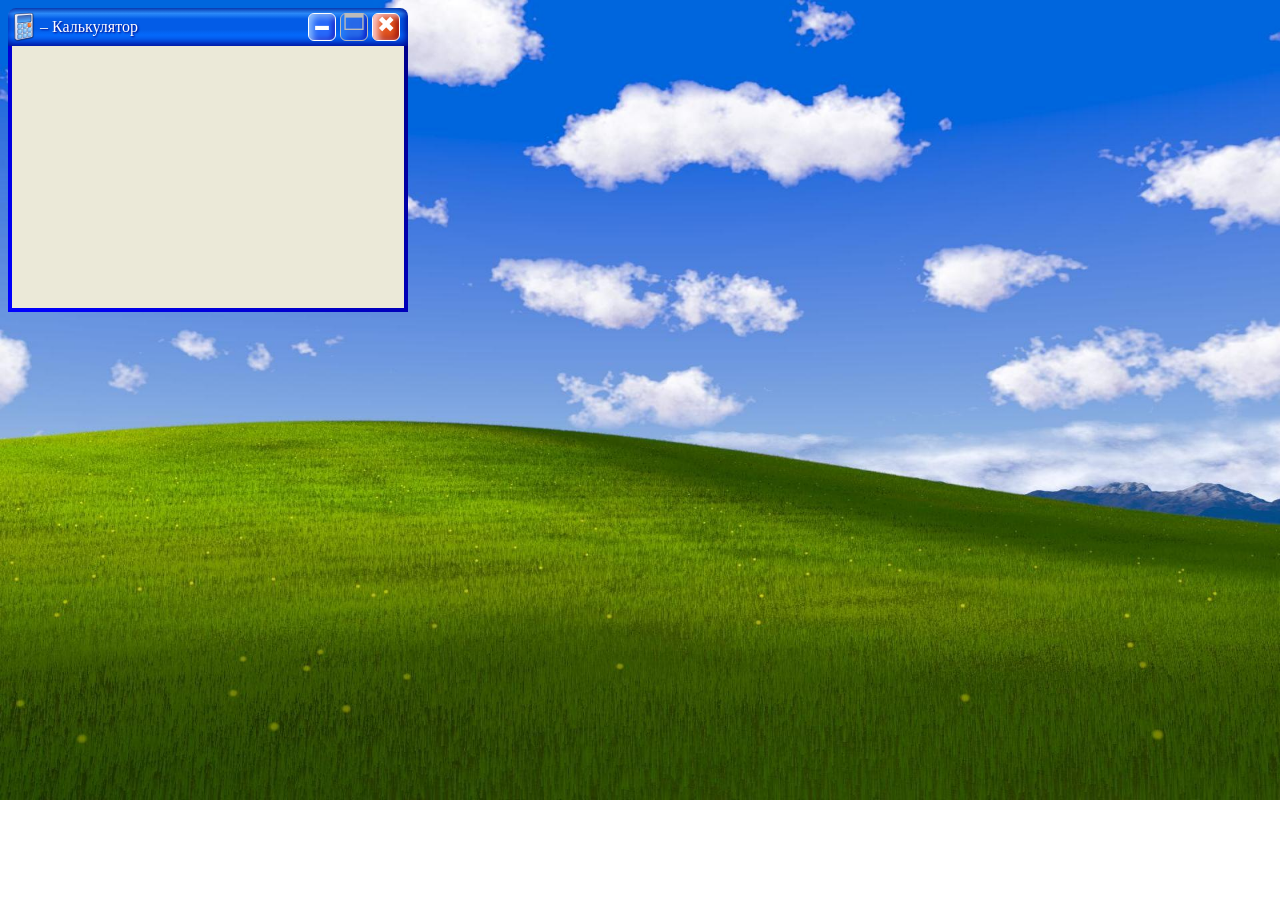
<file: 05-Calc/calc.html>
﻿<!DOCTYPE html>

<html lang="en" xmlns="http://www.w3.org/1999/xhtml">
<head>
    <meta charset="utf-8" />
    <link rel="stylesheet" href="calc.css">
    <title>Калькулятор</title>
</head>
<body>
    <div class="main-window">
        <div class="title-bar">
            <div class="icon-and-title">
            <img src="CalcXP.ico"> &#8211; Калькулятор
            </div>
            <div class="window-control-buttons">
                <button class="control-button"><div>&#x1F5D5;</div></button>
                <button class="control-button" disabled><div>&#128470;</div></button>
                <button class="control-button close-button"><div>&#10006;</div></button>
            </div>
        </div>
        <div class="client-rect">

        </div>
    </div>
</body>
</html>
</file>
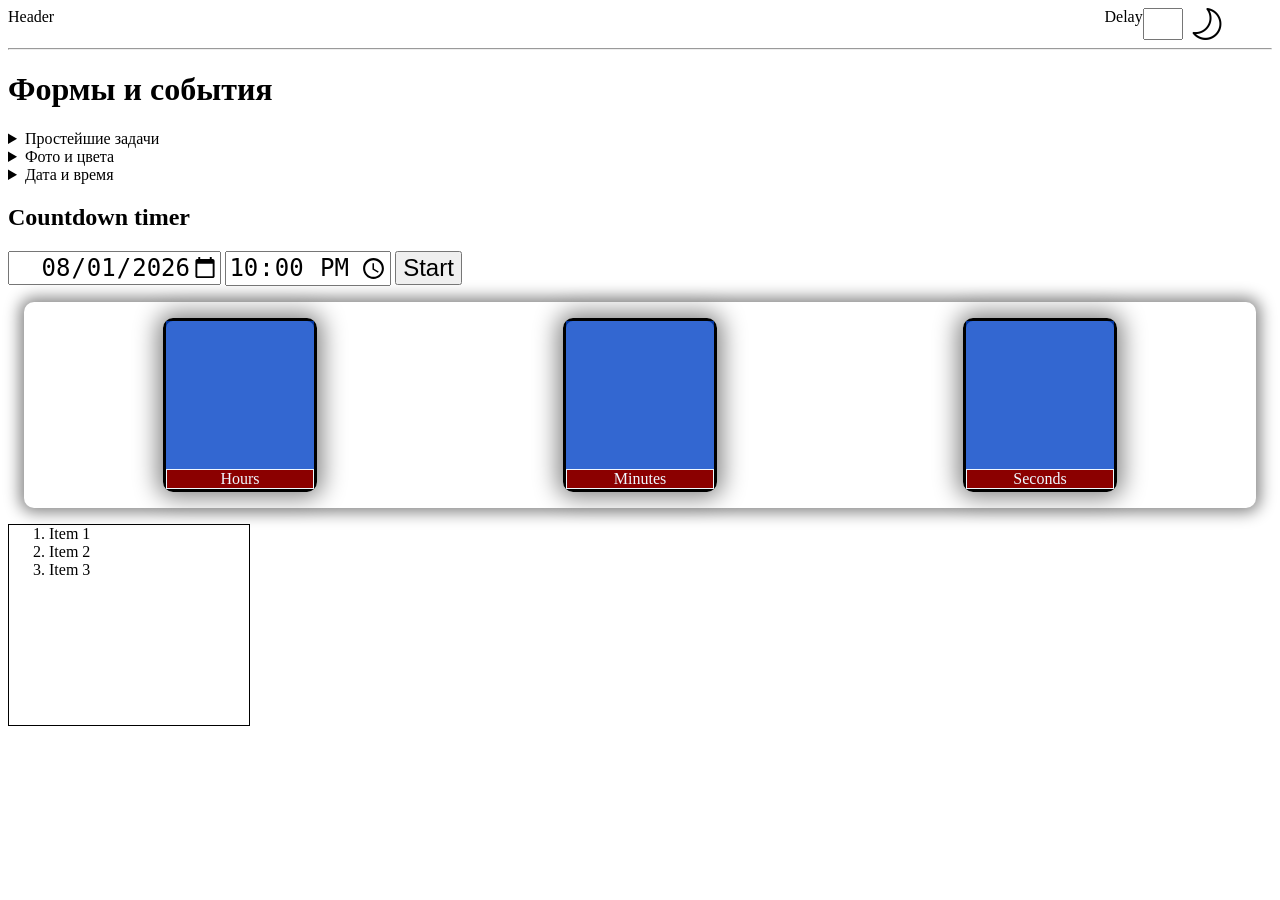
<file: JavaScript/forms_and_events.html>
﻿<!DOCTYPE html>

<html lang="en" xmlns="http://www.w3.org/1999/xhtml">
<head>
    <meta charset="utf-8" />
    <link rel="stylesheet" href="forms_and_events.css">
    <title>Формы и события</title>
</head>
<body class="light">
    <div class="header">
        <div>Header</div>
        <div id="mouse"></div>
        <div id="switch-background-container">
            <div id="debug-background"></div>
            <div>
                <label for="delay">Delay</label>
                <input type="number" min="1" max="8" value=" 3" id="switch-background-delay">
            </div>
            <div id="switch-background"></div>
        </div>
    </div>
    <hr>
    <!-- ----------------------------------------------------------------------------------- -->
    <h1>Формы и события</h1>
    <details>
        <summary>Простейшие задачи</summary>
        <h2>Factorial</h2>
        <div class="task">
            <!--<div class="pair">
            </div>-->
            <label for="number">Введите целое число от 0 до 170:</label>
            <input id="number" type="number" onchange="Factorial()">
            <button onclick="Factorial()">Вычислить</button>
        </div>
        <div id="factorial-result" class="result"></div>
        <!--<input id="factorial-result" class="result" type="text">-->
        <hr>
        <h2>Power</h2>
        <div class="task">
            <div class="pair-group">
                <label for="base">Введите основание степени:</label>
                <input id="base" type="number" value="1" onchange="Power()">
                <label for="power">Введите показатель степени:</label>
                <input id="power" type="number" value="1" onchange="Power()">
            </div>
            <button onclick="Power()">Вычислить</button>
        </div>
        <div id="power-result" class="result"></div>
        <hr>
        <h2>Fibonacci sequence</h2>
        <div class="task">
            <label for="max-number">Введите предел вывода ряда Фибоначчи:</label>
            <input id="max-number" type="number" onchange="Fibonacci()" min="1">
            <button onclick="Fibonacci()">Вывести ряд</button>
        </div>
        <label for="max-index">Количество выведенных элементов: </label>
        <span id="max-index" type="number" onchange="Fibonacci()"></span>
        <div id="fibonacci-result" class="result"></div>
        <hr>
    </details>
    <!-- ------------------------------------------------------------------------------- -->
    <details>
        <summary>Фото и цвета</summary>
        <div class="images-and-colors">
            <div class="upload-image">
                <div class="image-container">
                    <img alt="Фото студента" id="image">
                </div>
                <input type="file" id="image-file" onchange="setImage()">
            </div>

            <div class="colors">
                <div class="select-color">
                    <label for="background-color">Цвет фона</label>
                    <input type="color" id="background-color" value="white" oninput="setColor(event)">
                </div>
                <div class="select-color">
                    <label for="foreground-color">Цвет текста</label>
                    <input type="color" id="foreground-color" oninput="setColor(event)">
                </div>
            </div>
        </div>
    </details>
    <!-- -------------------------------------------------------------------------------- -->
    <details>
        <summary>Дата и время</summary>
        <h2 id="raw-date"></h2>
        <div id="clock">
            <h2>Time</h2>
            <div id="current-time">
                <span id="hours"></span> :
                <span id="minutes"></span> :
                <span id="seconds"></span>
            </div>
            <div id="current-date">
                <span id="years"></span>.
                <span id="months"></span>.
                <span id="days"></span>
            </div>
            <div id="day-of-week"></div>
            <div id="clock-controls">
                <input type="checkbox" id="show-date"><label for="show-date">Показать дату</label>
                <input type="checkbox" id="show-weekday"><label for="show-weekday">Показать день недели</label>
            </div>
        </div>
    </details>
    <!-- ------------------------------------------------------------------------------ -->
    <div id="countdown-timer">
        <h2>Countdown timer</h2>
        <input type="date" id="target-date" value="2026-08-01">
        <input type="time" id="target-time" value="22:00">
        <input type="button" id="btn-start" value="Start">
    </div>
    <div id="debug">
        <div id="target-date-value"></div>
        <div id="target-time-value"></div>
        <div id="current-time-value"></div>
        <div id="timezone"></div>
        <div id="timestamp"></div>
        <div id="duration"></div>
    </div>
    <div id="display">
        <div class="time-block">
            <div id="hours-unit" class="time-unit"></div>
            <div id="hours-marker" class="time-marker">Hours</div>
        </div>
        <div class="time-block">
            <div id="minutes-unit" class="time-unit"></div>
            <div id="minutes-marker" class="time-marker">Minutes</div>
        </div>
        <div class="time-block">
            <div id="seconds-unit" class="time-unit"></div>
            <div id="seconds-marker" class="time-marker">Seconds</div>
        </div>
    </div>
    <ol id="construct">
        <li>Item 1</li>
        <li>Item 2</li>
        <li>Item 3</li>
    </ol>
    <script src="forms_and_events.js"></script>
</body>
</html>
</file>
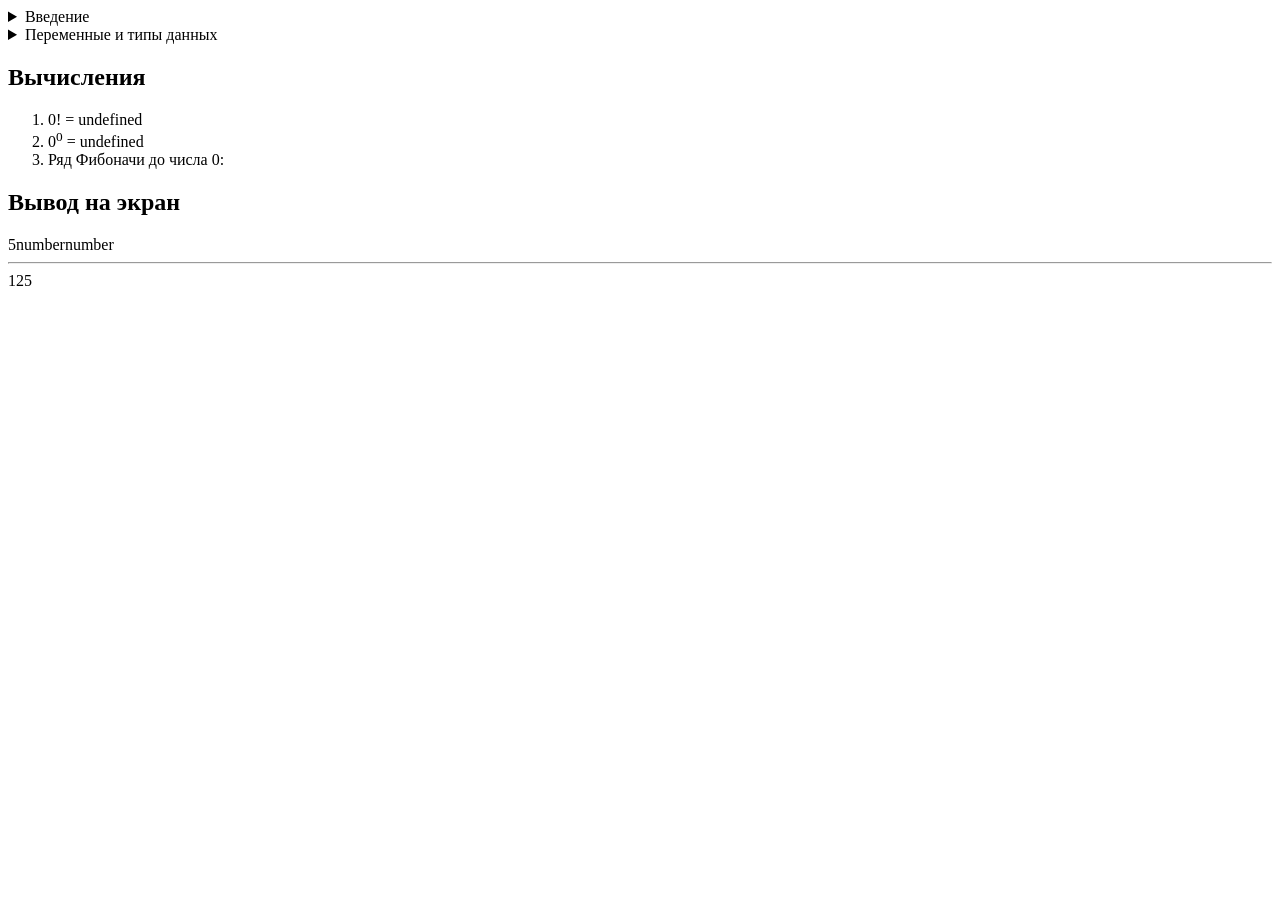
<file: JavaScript/intro.html>
﻿<!DOCTYPE html>

<html lang="en" xmlns="http://www.w3.org/1999/xhtml">
<head>
    <meta charset="utf-8" />
    <title>Introduction to Javascript</title>
    <style>
        code {
            color: blue;
            font-family: 'Courier New';
            font-weight: 900;
        }
    </style>
</head>
<body>
    <details>
        <summary>Введение</summary>
        <h1>Introduction to Javascript</h1>
        <p>
            <strong>JavaScript</strong> &#8213; это интерпретируемый язык программирования общего назначения с динамической типизацией данных.
        </p>
        <p>
            <strong>Интерпретируемый</strong> значит, что программа выполняется в исходном виде, т.е. исходный код не преобразуется в машинный или промежуточный код. В связи с этим, ошибок на этапе компиляции и компоновки отсутствуют, есть только ошибки на этапе выполнения.
        </p>
        <p>
            <strong>Динамическая типизация</strong> говорит о том, что тип переменных и констант определяется во время присваивания по типу значения справа (r-value)<br>l-value = r-value.
        </p>
    </details>
    <details>
        <summary>Переменные и типы данных</summary>
        <h2>Переменные и константы</h2>
        <dl>
            <dt><code style="color:blue">var</code></dt>
            <dd>Объявляет глобальную переменную, несмотря на область видимости, в которой она объявлена. Если записать значение в несуществующую переменную, то это не вызовет ошибку, это будет аналогично ключевому слову ‘<code>var</code>’</dd>
            <dt><code style="color:blue">let</code></dt>
            <dd>Объявляет локальную переменную только для той области видимости, в которой она используется</dd>
            <dt><code style="color:blue">const</code></dt>
            <dd>Объявляет константу. Константы могут быть только локальными.</dd>
        </dl>
        <h2>Типы данных</h2>
        <ol>
            <li>
                Примитивные типы:
                <ul>
                    <li><code>Boolean</code> &#8213; принимает одно из двух значений <code>True</code> либо <code>False</code>. Значения: 0, null, ‘’, “”, `` неявно преобразуются в <code>False</code>. <code>True</code> &#8213; это любое значение, отличное от нуля и пустой строки.</li>
                    <li><code>String</code> &#8213; объект, описывающий массив символов.</li>
                    <li><code>Number</code> &#8213; вещественное (дробное) число, которое является полным аналогом типа <code>double</code>. Все числовые литералы неявно преобразуются в <code>Number</code>.</li>
                    <li><code>Bigint</code> &#8213; целое число неограниченных размеров.</li>
                </ul>
            </li>
            <li>
                Объекты
                <ul>
                    <li><code>Object</code> &#8213; </li>
                    <li><code>Array</code> &#8213; </li>
                    <li><code>Function</code> &#8213; </li>
                    <li><code>Date</code> &#8213; </li>
                    <li><code>Map</code> &#8213; </li>
                    <li><code>Set</code> &#8213; </li>
                    <li><code>RegExp</code> &#8213; регулярное выражение</li>
                </ul>
            </li>
        </ol>
    </details>
    <h2>Вычисления</h2>
    <ol>
        <li><span id="factorialNumber">x</span>! = <span id="factorialValue">n</span></li>
        <li><span id="number">x</span><sup><span id="degree">y</span></sup> = <span id="numberToDegree">x<sup>y</sup></span></li>
        <li>Ряд Фибоначи до числа <span id="numberFibonacci">n</span>:<br><span id="seriesFibonacci">Ряд Фибоначчи</span></li>
    </ol>
    <script>
        //alert("Hello!");
        //var name=prompt("Введите ваше имя: ");
        //alert(name);
        //alert('Привет, ' + prompt("Введите Ваше имя: ") + '. We are glad to see you!');
        //alert(`Привет ${prompt("Введите Ваше имя: ")}.\n Это интерполяция строк.`);
        console.log("Информацию также можно выводить в консоль");
        document.write("<h2>Вывод на экран</h2>");
        {
            let var1 = "Global variable";
            //var var1 = "Глобальная переменная";
        }
        //document.write(var1);
        document.write(5);
        document.write(typeof (5));
        let variable = +("5");
        document.write(typeof (variable));
        document.write("<hr>");
        let a = '5' ** 3;
        document.write(a);

        /**************Нахождение факториала********************/

        function findFactorials(factorial) {
            if (factorial == 1) return 1;
            if (factorial <= 0) return undefined;
            return findFactorials(factorial - 1) * factorial;
        }
        var factorial = +prompt("Введите число, факториал которого следует найти:");
        factorialNumber.innerHTML = factorial;
        factorialValue.innerHTML = findFactorials(factorial);

        /**************Нахождение степени********************/

        function numToDeg(num, deg) {
            if (deg == 0 && num != 0) return 1;
            if (deg == 0 && num == 0) return undefined;
            return num ** deg;
        }
        var num = +prompt("Введите число, которое следует возвести в степень:");
        var deg = +prompt("Введите степень, в которую следует возвести число:");
        number.innerHTML = num;
        degree.innerHTML = deg;
        numberToDegree.innerHTML = numToDeg(num, deg);

        /**************Ряд Фибоначи********************/

        function fibonacci(n)
        {
            if (n < 3) return 1;
            return fibonacci(n - 1) + fibonacci(n - 2);
        }
        var numFibonacci = +prompt("Введите число, до которого следует вывести ряд Фибоначи:");
        var i = 1;
        var thisNumberFibonacci = 1;
        var serFibonacci = "";
        while (thisNumberFibonacci < numFibonacci)
        {
            thisNumberFibonacci = fibonacci(i);
            if (thisNumberFibonacci > numFibonacci) break;
            serFibonacci += fibonacci(i) + "...";
            i++;
        }
        numberFibonacci.innerHTML = numFibonacci;
        seriesFibonacci.innerHTML = serFibonacci;
    </script>
</body>
</html>
</file>
<file: style.css>
﻿@import url('https://fonts.googleapis.com/css2?family=Roboto+Condensed:ital,wght@0,100..900;1,100..900&display=swap');
body
{
    font-family: Roboto Condensed;
    font-size:32px;
    background-image:linear-gradient(to bottom right, lightskyblue, pink);
    background-attachment:fixed;
    padding: 32px;
}
</file>
<file: HTML/style.css>
﻿@import url('https://fonts.googleapis.com/css2?family=Roboto+Condensed:ital,wght@0,100..900;1,100..900&display=swap');
body
{
    font-family: Roboto Condensed;
    font-size:32px;
    background-image:linear-gradient(to bottom right, lightskyblue, pink);
    background-attachment:fixed;
    padding: 32px;
}
</file>
<file: 02-PeriodicTable/Mendeleev.css>
﻿body
{
    font-family:sans-serif;
    font-size:16px;
}
table
{
    width: 100%;
    border: solid 4px;
    border-collapse:collapse;
    table-layout:fixed;
}
tr table
{
    border:hidden;
}
.element
{
    border:hidden;
}
th, td
{
    border: solid 2px;
    text-align:center;
    overflow:hidden;
}
th
{
    font-size:20px;
}
thead th
{
    font-size:24px;
    border:solid 4px;
}
.s
{
    background-color: #FF6600;
}
.p
{
    background-color: #FFFF66;
}
.d
{
    background-color: #00CCFF;
}
.f
{
    background-color: #CCFF66;
}
.ch-element, levels
{
    transition: opacity 0.2s ease, transform 0.2s ease;
}
.periodic-table:has(.ch-element:hover) .ch-element,
.periodic-table:has(.levels:hover) .ch-element
{
    opacity: 0.3;
}
.periodic-table:has(.nonmetal:hover) .nonmetal,
.periodic-table:has(.noble-gas:hover) .noble-gas,
.periodic-table:has(.alkali-metal:hover) .alkali-metal,
.periodic-table:has(.alcaline-earth-metal:hover) .alcaline-earth-metal,
.periodic-table:has(.transition-metal:hover) .transition-metal,
.periodic-table:has(.post-transition-metal:hover) .post-transition-metal,
.periodic-table:has(.semi-metal:hover) .semi-metal,
.periodic-table:has(.lanthanoides:hover) .lanthanoides,
.periodic-table:has(.actinoides:hover) .actinoides,
.periodic-table:has(.s-levels:hover) .s,
.periodic-table:has(.p-levels:hover) .p,
.periodic-table:has(.d-levels:hover) .d,
.periodic-table:has(.f-levels:hover) .f 
{
    opacity: 1;
    color: darkred;
}
figure
{
    width:100%;
    text-align:left;
}
.levels 
{
    border: hidden;
    text-align: center;
    font-size: 18px;
    text-decoration-color:red;
    overflow:hidden;
}
.groups
{
    border:hidden;
    font-size:28px;
    text-decoration-color:red;
    overflow:hidden;
    height:70px;
}
</file>
<file: 03-Positioning/positioning.css>
﻿body 
{

}
h1
{
    position:sticky;
    left:0px;
    top:0px;
    background-color:Highlight;
    color:white;
}
/*img
{
    position:absolute;*/ /*Положение относительно начала координат страницы*/
/*left:0px;
    top:0px;
}*/
/*img 
{
    position: relative;*/ /*Положение относительно текущего полжения картинки*/
/*left: 100px;
    top: 10px;
}*/
img 
{
    position: fixed; /*Зафиксированное положение на странице*/
    left: 100px;
    top: 10px;
    z-index: -1; /*Слои*/

    filter:blur(48px);
}
</file>
<file: 05-Calc/calc.css>
﻿descriptor {
}

#id {
}

.class 
{
}

body {
    background-image: url("bliss.jpg");
    background-size: cover;
    background-repeat: no-repeat;
    /*background-attachment:fixed;*/
}

.main-window {
    width: 400px;
    height: 300px;
    font-family: Tahoma;
}

.title-bar {
    height: 38px;
    background-color: blue;
    color: white;
    text-shadow: 1px 1px 2px darkblue;
    border-top-left-radius: 8px;
    border-top-right-radius: 8px;
    background-image: linear-gradient(
        to bottom, 
        rgb(12, 75, 188),
        rgb(44, 140, 250), 
        rgb(3, 92, 231),
        rgb(3, 92, 231),
        rgb(3, 92, 231),
        rgb(5, 107, 253),
        rgb(5, 107, 253),
        rgb(5, 107, 253)
        );
    box-shadow:inset -2px -3px 8px 0px darkblue;
}

.title-bar, .icon-and-title {
    display: flex;
    justify-content: space-between;
    align-items: center;
}

    .title-bar img 
    {
        width: 32px;
        height: 32px;
    }

.window-control-buttons 
{
    margin: 8px;
}
.control-button
{
    width: 28px;
    height: 28px;
    background-color: rgb(39,104,249);
    color: white;
    border: solid 1px white;
    border-radius: 6px;
    box-shadow:
        inset 3px 2px 7px 0px #99CCFF,
        inset -2px -1px 5px 0px #0000BB;

    font-size:22px;

    /*display:inline-flex;
    justify-content:center;
    align-items:center;*/
}
    .control-button div {
        position: relative;
        left: -4px;
        top: -5px;
        /*margin-left: -4px;
        margin-top: -5px;*/
    }
.close-button div 
{
    left: -2px;
    top: -3px;
}
.close-button {
    background-color: rgb(226, 84, 30);
    box-shadow: 
        inset 5px 2px 7px 0px #FFCCCC, 
        inset -2px -1px 7px 0px darkred;
}
.control-button:hover
{
    background-image:linear-gradient(
        to bottom right, 
        rgb(189,189,249), 
        rgb(39,104,249),
        rgb(149,149,249)
        );
}
.control-button:active
{
    background-image:none;
    background-color:rgb(50,50,200);
    box-shadow:
        inset -3px -1px 7px 0px #2288FF,
        inset 4px 2px 5px 0px #000088;
}
.close-button:hover 
{
    background-image: linear-gradient( 
        to bottom right, 
        rgb(220,177,157), 
        rgb(255,77,57), 
        rgb(220,177,157) 
    );
}
.close-button:active 
{
    background-image: none;
    background-color: rgb(220,77,57);
    box-shadow: 
        inset -3px -1px 7px 0px #FF8888, 
        inset 4px 2px 5px 0px #770000;
}
.control-button[disabled], .control-button[disabled]:hover, .control-button[disabled]:active
{
    background-image:none;
    color:#BBBBBB;
    border-color:#BBBBBB;
    background-color:#2768E8;
    box-shadow: 
        inset 3px 1px 7px 0px #2288FF,
        inset -2px -1px 5px 0px #0000BB;
}
/* /////////////////////////////////////////////////////////// */
.client-rect 
{
    background-color: rgb(235, 233, 216);
    height: 262px;

    border:solid 4px;
    border-top:0px;
    border-image:linear-gradient(45deg, blue, darkblue) 1;
    border-image-slice: 1;
}
</file>
<file: JavaScript/forms_and_events.css>
﻿body, #switch-background 
{
    transition: color 3s, background-color 3s, background-image 3s;
}
.header 
{
    width: 98%;
    display: flex;
    justify-content: space-between;
}
#switch-background 
{
    --bg-size: 32px; /*Объявляем переменную*/
    width: var(--bg-size);
    height: var(--bg-size);
    padding: 0 calc(var(--bg-size)/5);
    background-size: var(--bg-size) var(--bg-size);
    background-repeat: no-repeat;
}
.dark 
{
    background-color: #323232;
    color: #C8C8C8;
}

    .dark #switch-background 
    {
        background-image: url("sun.png");
        filter: brightness(0) invert(1);
    }

.light 
{
    background-color: white;
    color: black;
}

    .light #switch-background 
    {
        background-image: url("moon.png");
    }
/* /////////////////////////////////////////////////// */

#switch-background-container, #switch-background-container > div 
{
    display: flex;
    padding: 0 8px;
}

/* //////////////////////////////////////////////////// */

/*input, div, button 
{
    font-size: 24px;
    width:50%;
}*/

input
{
    text-align:right;
    display:inline-block;
}

.task 
{
    width: 80%;
    display: flex;
    align-items:center;
}

.result 
{
    max-width: 80%;
}
.pair-group
{
    width:100%;
    display:flex;
    flex-direction:column;
}

label
{
    width:50%;
}

.list-element 
{
    font-size:24px;
}
#factorial-result
{
    overflow:scroll;
    width:100%;
    word-break:break-all;
}
#max-index
{
    width:100px;
    font-size:16px;
}

/*//////////////////////////////////////////////////*/

.images-and-colors
{
    width:100%;
    display:flex;
    justify-content:space-between;
}
.image-container
{
    border:solid 1px;
    /*width:400px;
    height:300px;*/
}
#image, .image-container
{
    width: 400px;
    height: 300px;
}
.select-color
{
    display:flex;
    justify-content:space-between;
    margin:12px;
}

/* ////////////////////////////////////////////// */

#clock
{
    font-family: 'Digital-7 Mono';
    width: 98%;
    font-size: 48px;
    text-align: center;
}

#clock-controls 
{
    font-size: 22px;
    align-self: center;
}

/* ////////////////////////////////////////////// */

#countdown-timer input {
    font-size: 24px;
}

#display {
    display: flex;
    justify-content: space-around;
    margin: 16px;
    padding: 16px;
    border-radius: 10px;
    box-shadow: 0px 0px 16px 4px gray;
}

.time-block {
    border: solid 3px;
    border-radius: 10px;
    width: 148px;
    box-shadow: 0px 0px 25px 5px gray;
}

.time-unit {
    font-size: 48px;
    color: rgb(200,0,0);
    height: 148px;
    background-color: Highlight;
    display: flex;
    align-items: center;
    justify-content: center;
}

.time-marker {
    border: solid 1px;
    background-color: darkred;
    color: aliceblue;
    text-align: center;
}

#construct {
    width: 200px;
    height: 200px;
    border: solid 1px;
}
</file>
